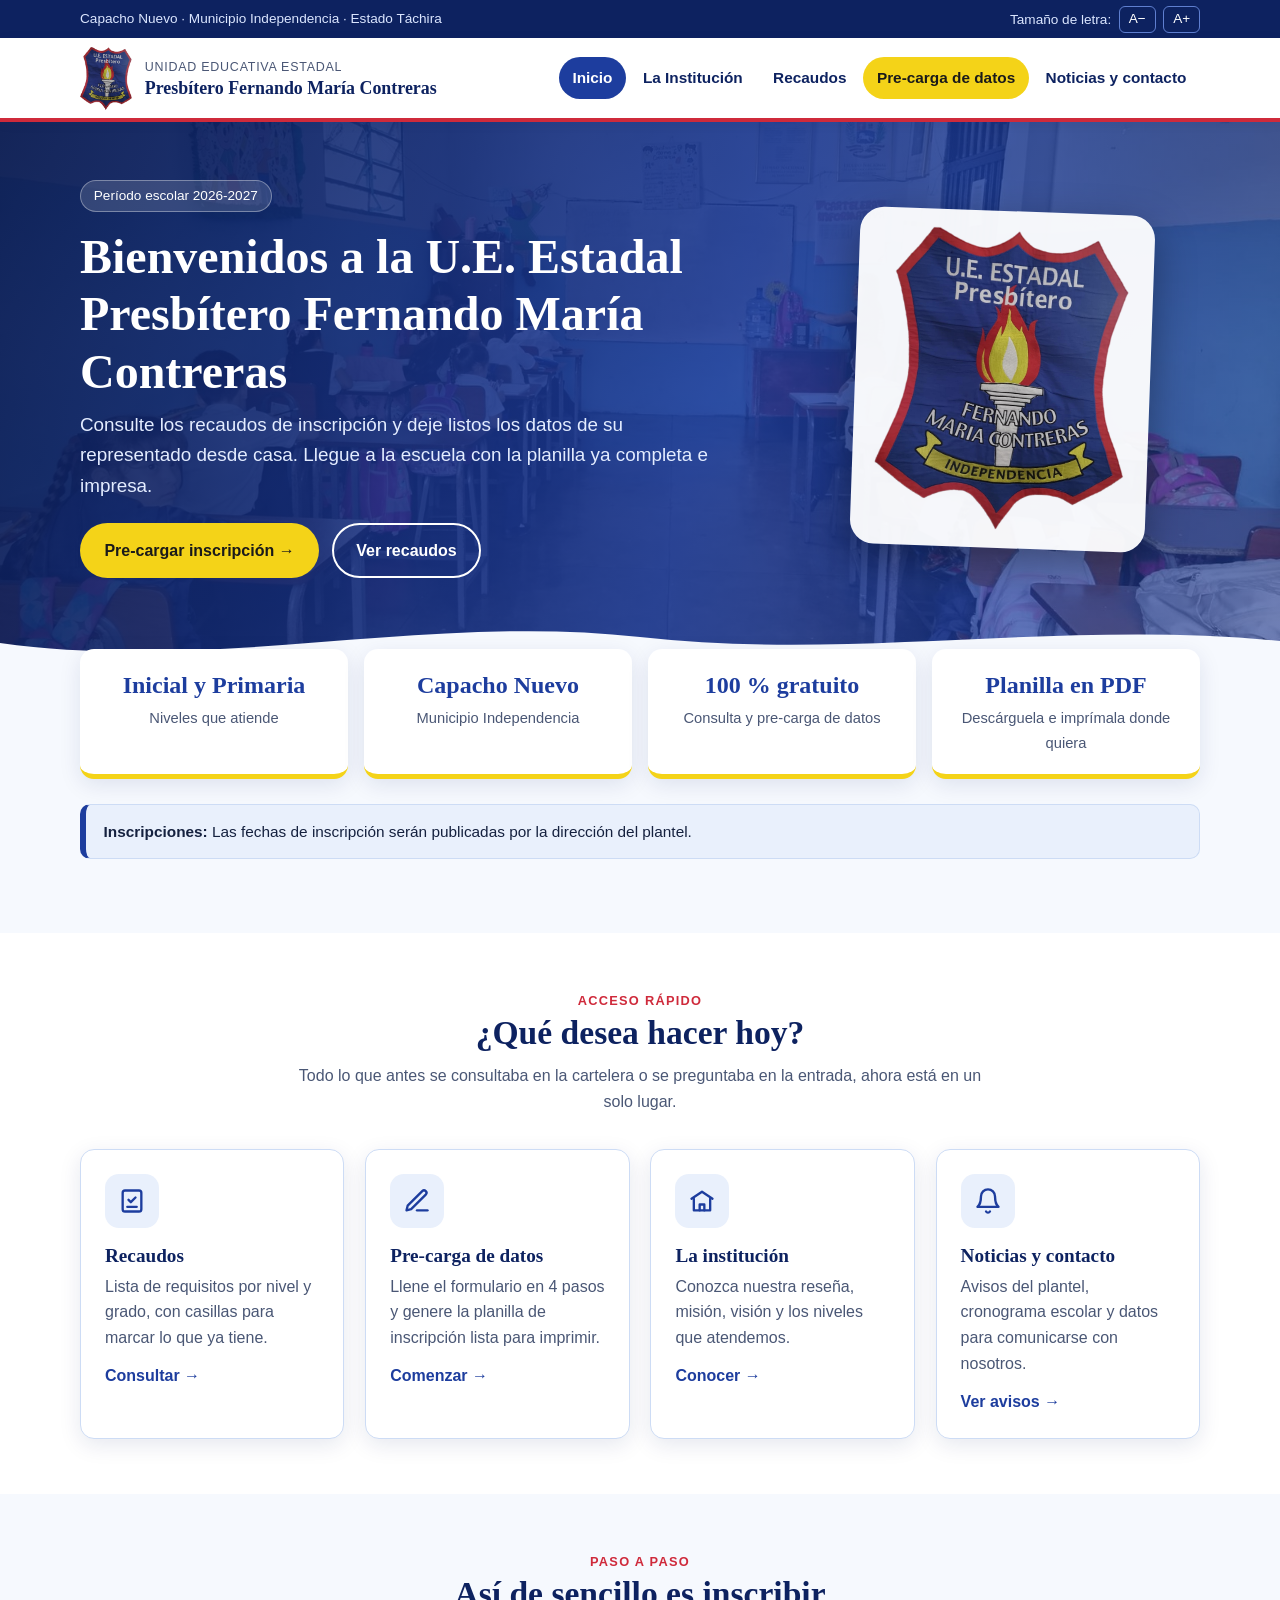
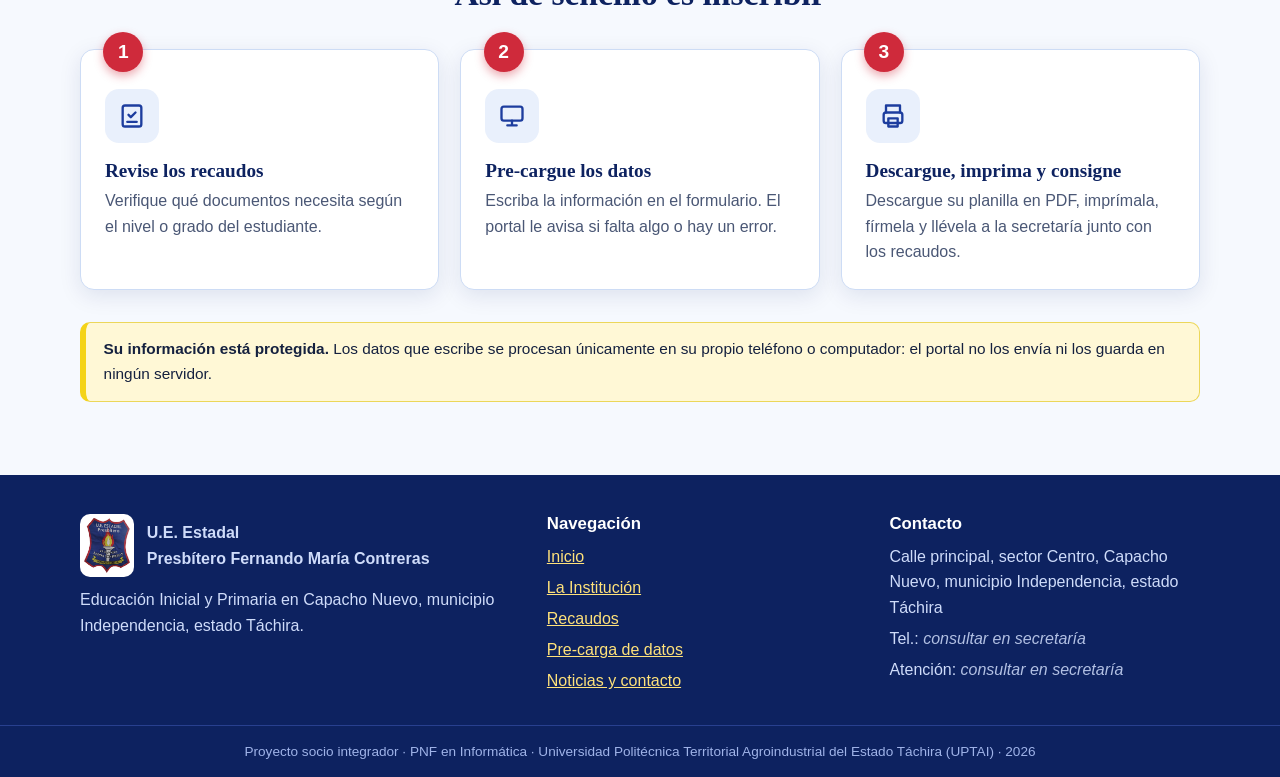
<file: index.html>
<!DOCTYPE html>
<html lang="es">
<head>
<meta charset="utf-8">
<meta name="viewport" content="width=device-width, initial-scale=1">
<title>Inicio · U.E. Estadal Presbítero Fernando María Contreras</title>
<meta name="description" content="Portal informativo de la U.E. Estadal Presbítero Fernando María Contreras, Capacho Nuevo: recaudos de inscripción y pre-carga de datos.">
<link rel="icon" type="image/png" href="img/favicon.png">
<link rel="stylesheet" href="css/estilos.css">
</head>
<body>
<a class="saltar" href="#contenido">Saltar al contenido</a>
<div class="franja no-imprimir"><div class="contenedor">
  <span>Capacho Nuevo · Municipio Independencia · Estado Táchira</span>
  <span class="tam" aria-label="Tamaño de letra">Tamaño de letra:
    <button type="button" id="letraMenos" aria-label="Disminuir letra">A−</button>
    <button type="button" id="letraMas" aria-label="Aumentar letra">A+</button></span>
</div></div>
<header class="cabecera no-imprimir"><div class="contenedor">
  <a class="marca" href="index.html" aria-label="Ir al inicio">
    <img src="img/escudo.png" alt="Escudo de la U.E. Estadal Presbítero Fernando María Contreras">
    <span><span class="t1">Unidad Educativa Estadal</span><span class="t2">Presbítero Fernando María Contreras</span></span>
  </a>
  <button class="menu-btn" id="menuBtn" aria-expanded="false" aria-controls="menuNav">☰ Menú</button>
  <nav class="principal" id="menuNav" aria-label="Principal"><ul><li><a href="index.html" class="activo" aria-current="page">Inicio</a></li><li><a href="institucion.html">La Institución</a></li><li><a href="recaudos.html">Recaudos</a></li><li><a href="precarga.html" class="destacado">Pre-carga de datos</a></li><li><a href="noticias.html">Noticias y contacto</a></li></ul></nav>
</div></header>
<main id="contenido">

<section class="heroe">
  <div class="contenedor">
    <div>
      <span class="etiqueta">Período escolar <span id="periodo"></span></span>
      <h1>Bienvenidos a la U.E. Estadal Presbítero Fernando María Contreras</h1>
      <p class="lead">Consulte los recaudos de inscripción y deje listos los datos de su representado desde casa. Llegue a la escuela con la planilla ya completa e impresa.</p>
      <div class="acciones">
        <a class="btn btn-amarillo" href="precarga.html">Pre-cargar inscripción →</a>
        <a class="btn btn-blanco" href="recaudos.html">Ver recaudos</a>
      </div>
    </div>
    <div class="escudo-wrap"><img src="img/escudo.png" alt="Escudo de la institución: antorcha encendida sobre un escudo azul"></div>
  </div>
  <div class="onda" aria-hidden="true"><svg viewBox="0 0 1440 54" preserveAspectRatio="none"><path d="M0,30 C240,60 480,0 720,24 C960,48 1200,6 1440,28 L1440,54 L0,54 Z" fill="#f6f9fe"/></svg></div>
</section>

<section class="bloque" style="padding-top:1.5rem">
  <div class="contenedor">
    <div class="cifras">
      <div class="cifra"><b>Inicial y Primaria</b><span>Niveles que atiende</span></div>
      <div class="cifra"><b>Capacho Nuevo</b><span>Municipio Independencia</span></div>
      <div class="cifra"><b>100 % gratuito</b><span>Consulta y pre-carga de datos</span></div>
      <div class="cifra"><b>Planilla en PDF</b><span>Descárguela e imprímala donde quiera</span></div>
    </div>
    <div class="aviso azul" style="margin-top:1.6rem"><strong>Inscripciones:</strong> <span id="estadoInscripcion"></span> <span id="notaInscripcion"></span></div>
  </div>
</section>

<section class="bloque blanco">
  <div class="contenedor">
    <div class="titulo-sec">
      <span class="sobre">Acceso rápido</span>
      <h2>¿Qué desea hacer hoy?</h2>
      <p>Todo lo que antes se consultaba en la cartelera o se preguntaba en la entrada, ahora está en un solo lugar.</p>
    </div>
    <div class="rejilla g4">
      <a class="tarjeta" href="recaudos.html"><div class="icono"><svg viewBox="0 0 24 24" fill="none" stroke="currentColor" stroke-width="2" stroke-linecap="round" stroke-linejoin="round"><path d="M9 11l2 2 4-4"/><rect x="4" y="3" width="16" height="18" rx="2"/><path d="M8 17h8"/></svg></div><h3>Recaudos</h3><p>Lista de requisitos por nivel y grado, con casillas para marcar lo que ya tiene.</p><span class="mas">Consultar →</span></a>
      <a class="tarjeta" href="precarga.html"><div class="icono"><svg viewBox="0 0 24 24" fill="none" stroke="currentColor" stroke-width="2" stroke-linecap="round" stroke-linejoin="round"><path d="M12 20h9"/><path d="M16.5 3.5a2.1 2.1 0 013 3L7 19l-4 1 1-4z"/></svg></div><h3>Pre-carga de datos</h3><p>Llene el formulario en 4 pasos y genere la planilla de inscripción lista para imprimir.</p><span class="mas">Comenzar →</span></a>
      <a class="tarjeta" href="institucion.html"><div class="icono"><svg viewBox="0 0 24 24" fill="none" stroke="currentColor" stroke-width="2" stroke-linecap="round" stroke-linejoin="round"><path d="M3 10l9-6 9 6"/><path d="M5 10v10h14V10"/><path d="M10 20v-5h4v5"/></svg></div><h3>La institución</h3><p>Conozca nuestra reseña, misión, visión y los niveles que atendemos.</p><span class="mas">Conocer →</span></a>
      <a class="tarjeta" href="noticias.html"><div class="icono"><svg viewBox="0 0 24 24" fill="none" stroke="currentColor" stroke-width="2" stroke-linecap="round" stroke-linejoin="round"><path d="M18 8a6 6 0 10-12 0c0 7-3 9-3 9h18s-3-2-3-9"/><path d="M13.7 21a2 2 0 01-3.4 0"/></svg></div><h3>Noticias y contacto</h3><p>Avisos del plantel, cronograma escolar y datos para comunicarse con nosotros.</p><span class="mas">Ver avisos →</span></a>
    </div>
  </div>
</section>

<section class="bloque">
  <div class="contenedor">
    <div class="titulo-sec">
      <span class="sobre">Paso a paso</span>
      <h2>Así de sencillo es inscribir</h2>
    </div>
    <div class="rejilla g3 pasos">
      <div class="tarjeta paso-tarjeta"><div class="icono"><svg viewBox="0 0 24 24" fill="none" stroke="currentColor" stroke-width="2" stroke-linecap="round" stroke-linejoin="round"><path d="M9 11l2 2 4-4"/><rect x="4" y="3" width="16" height="18" rx="2"/><path d="M8 17h8"/></svg></div><h3>Revise los recaudos</h3><p>Verifique qué documentos necesita según el nivel o grado del estudiante.</p></div>
      <div class="tarjeta paso-tarjeta"><div class="icono"><svg viewBox="0 0 24 24" fill="none" stroke="currentColor" stroke-width="2" stroke-linecap="round" stroke-linejoin="round"><rect x="3" y="4" width="18" height="12" rx="2"/><path d="M8 20h8M12 16v4"/></svg></div><h3>Pre-cargue los datos</h3><p>Escriba la información en el formulario. El portal le avisa si falta algo o hay un error.</p></div>
      <div class="tarjeta paso-tarjeta"><div class="icono"><svg viewBox="0 0 24 24" fill="none" stroke="currentColor" stroke-width="2" stroke-linecap="round" stroke-linejoin="round"><path d="M6 9V3h12v6"/><rect x="4" y="9" width="16" height="9" rx="2"/><path d="M8 14h8v7H8z"/></svg></div><h3>Descargue, imprima y consigne</h3><p>Descargue su planilla en PDF, imprímala, fírmela y llévela a la secretaría junto con los recaudos.</p></div>
    </div>
    <div class="aviso" style="margin-top:2rem"><strong>Su información está protegida.</strong> Los datos que escribe se procesan únicamente en su propio teléfono o computador: el portal no los envía ni los guarda en ningún servidor.</div>
  </div>
</section>

</main>
<footer class="pie no-imprimir">
  <div class="contenedor">
    <div>
      <div class="logo-pie"><img src="img/escudo.png" alt=""><strong>U.E. Estadal<br>Presbítero Fernando María Contreras</strong></div>
      <p>Educación Inicial y Primaria en Capacho Nuevo, municipio Independencia, estado Táchira.</p>
    </div>
    <div>
      <h3>Navegación</h3>
      <ul><li><a href="index.html">Inicio</a></li><li><a href="institucion.html">La Institución</a></li><li><a href="recaudos.html">Recaudos</a></li><li><a href="precarga.html">Pre-carga de datos</a></li><li><a href="noticias.html">Noticias y contacto</a></li></ul>
    </div>
    <div>
      <h3>Contacto</h3>
      <ul>
        <li><span data-cfg="direccion"></span></li>
        <li>Tel.: <span data-cfg="telefono" data-vacio="consultar en secretaría"></span></li>
        <li>Atención: <span data-cfg="horarioAtencion" data-vacio="consultar en secretaría"></span></li>
      </ul>
    </div>
  </div>
  <div class="final">Proyecto socio integrador · PNF en Informática · Universidad Politécnica Territorial Agroindustrial del Estado Táchira (UPTAI) · <span id="anioPie"></span></div>
</footer>
<script src="js/config.js"></script>
<script src="js/app.js"></script>
</body>
</html>
</file>
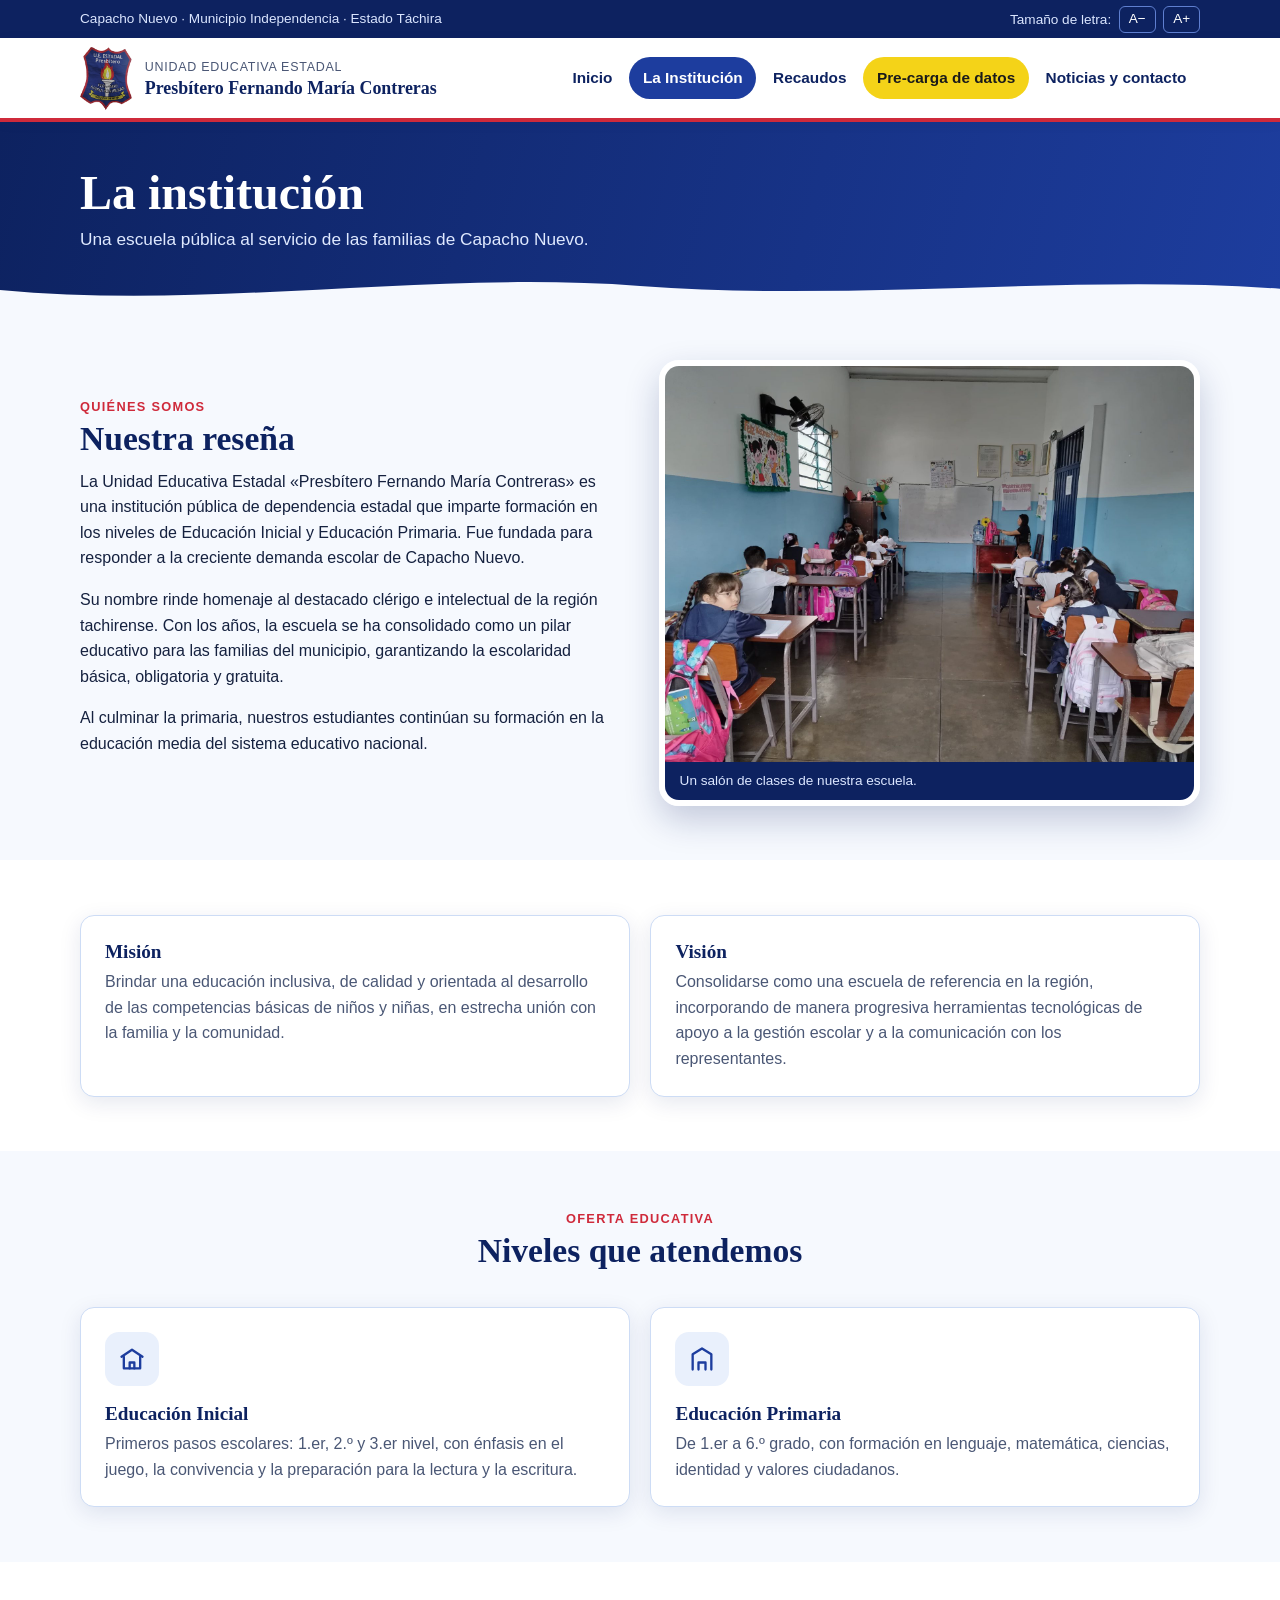
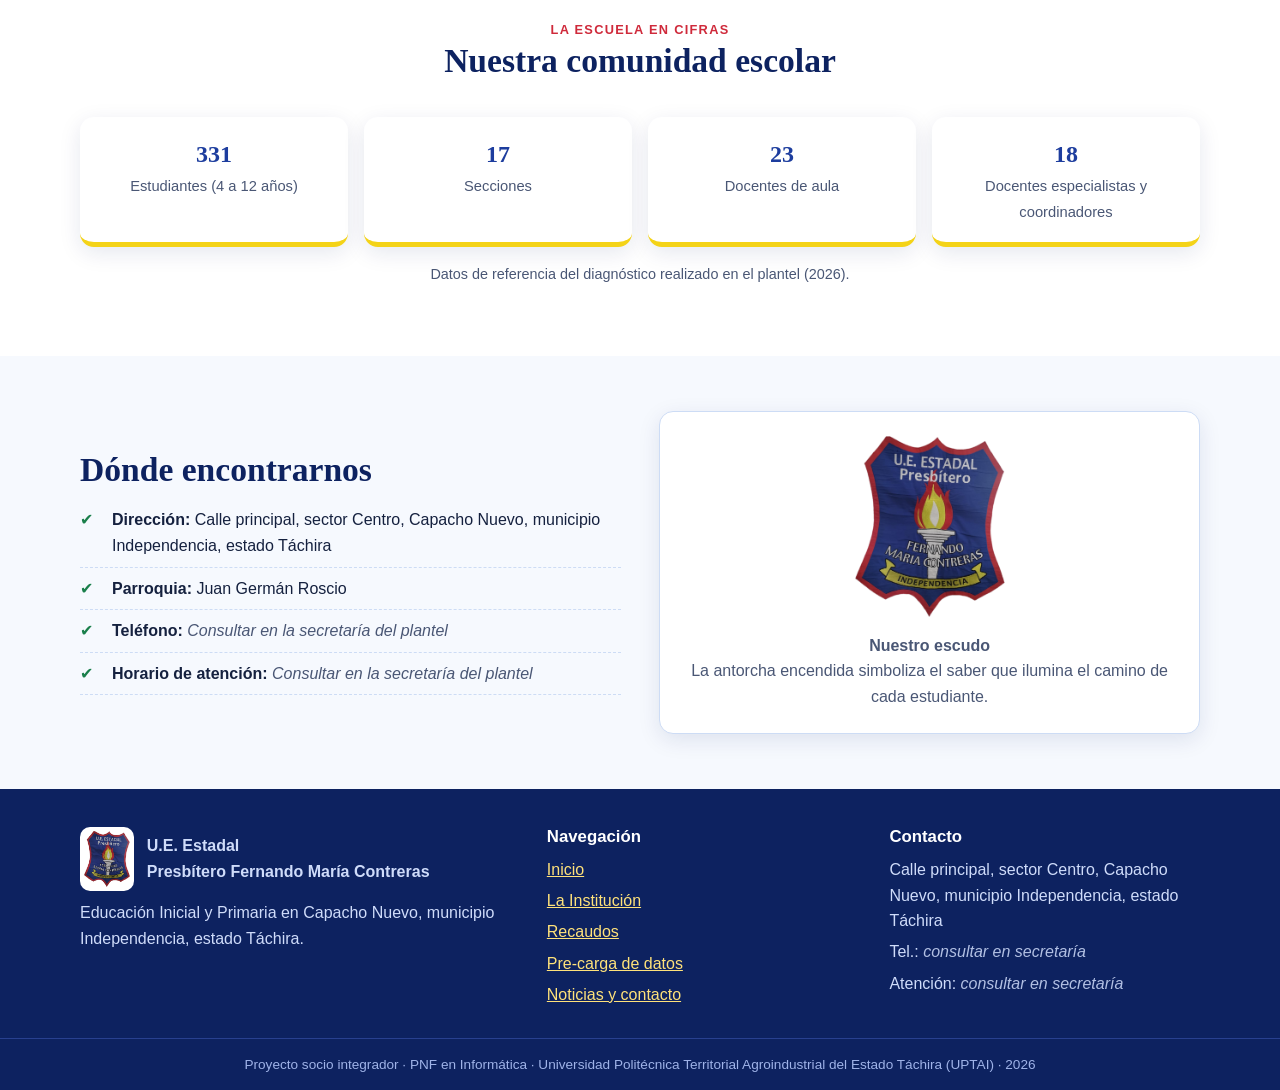
<file: institucion.html>
<!DOCTYPE html>
<html lang="es">
<head>
<meta charset="utf-8">
<meta name="viewport" content="width=device-width, initial-scale=1">
<title>La institución · U.E. Estadal Presbítero Fernando María Contreras</title>
<meta name="description" content="Reseña, misión, visión y niveles de la U.E. Estadal Presbítero Fernando María Contreras.">
<link rel="icon" type="image/png" href="img/favicon.png">
<link rel="stylesheet" href="css/estilos.css">
</head>
<body>
<a class="saltar" href="#contenido">Saltar al contenido</a>
<div class="franja no-imprimir"><div class="contenedor">
  <span>Capacho Nuevo · Municipio Independencia · Estado Táchira</span>
  <span class="tam" aria-label="Tamaño de letra">Tamaño de letra:
    <button type="button" id="letraMenos" aria-label="Disminuir letra">A−</button>
    <button type="button" id="letraMas" aria-label="Aumentar letra">A+</button></span>
</div></div>
<header class="cabecera no-imprimir"><div class="contenedor">
  <a class="marca" href="index.html" aria-label="Ir al inicio">
    <img src="img/escudo.png" alt="Escudo de la U.E. Estadal Presbítero Fernando María Contreras">
    <span><span class="t1">Unidad Educativa Estadal</span><span class="t2">Presbítero Fernando María Contreras</span></span>
  </a>
  <button class="menu-btn" id="menuBtn" aria-expanded="false" aria-controls="menuNav">☰ Menú</button>
  <nav class="principal" id="menuNav" aria-label="Principal"><ul><li><a href="index.html">Inicio</a></li><li><a href="institucion.html" class="activo" aria-current="page">La Institución</a></li><li><a href="recaudos.html">Recaudos</a></li><li><a href="precarga.html" class="destacado">Pre-carga de datos</a></li><li><a href="noticias.html">Noticias y contacto</a></li></ul></nav>
</div></header>
<main id="contenido">
<section class="heroe-int no-imprimir"><div class="contenedor"><h1>La institución</h1><p>Una escuela pública al servicio de las familias de Capacho Nuevo.</p></div><div class="onda" aria-hidden="true"><svg viewBox="0 0 1440 54" preserveAspectRatio="none"><path d="M0,30 C240,60 480,0 720,24 C960,48 1200,6 1440,28 L1440,54 L0,54 Z" fill="#f6f9fe"/></svg></div></section>
<section class="bloque">
  <div class="contenedor dos-col">
    <div>
      <span class="titulo-sec" style="margin:0;text-align:left"><span class="sobre" style="color:var(--rojo);font-weight:700;letter-spacing:.1em;text-transform:uppercase;font-size:.8rem">Quiénes somos</span></span>
      <h2>Nuestra reseña</h2>
      <p>La Unidad Educativa Estadal «Presbítero Fernando María Contreras» es una institución pública de dependencia estadal que imparte formación en los niveles de Educación Inicial y Educación Primaria. Fue fundada para responder a la creciente demanda escolar de Capacho Nuevo.</p>
      <p>Su nombre rinde homenaje al destacado clérigo e intelectual de la región tachirense. Con los años, la escuela se ha consolidado como un pilar educativo para las familias del municipio, garantizando la escolaridad básica, obligatoria y gratuita.</p>
      <p>Al culminar la primaria, nuestros estudiantes continúan su formación en la educación media del sistema educativo nacional.</p>
    </div>
    <figure class="foto">
      <img src="img/salon.jpg" alt="Salón de clases de la escuela con estudiantes trabajando en sus pupitres" loading="lazy">
      <figcaption>Un salón de clases de nuestra escuela.</figcaption>
    </figure>
  </div>
</section>

<section class="bloque blanco">
  <div class="contenedor">
    <div class="rejilla g2">
      <div class="tarjeta"><h3>Misión</h3><p>Brindar una educación inclusiva, de calidad y orientada al desarrollo de las competencias básicas de niños y niñas, en estrecha unión con la familia y la comunidad.</p></div>
      <div class="tarjeta"><h3>Visión</h3><p>Consolidarse como una escuela de referencia en la región, incorporando de manera progresiva herramientas tecnológicas de apoyo a la gestión escolar y a la comunicación con los representantes.</p></div>
    </div>
  </div>
</section>

<section class="bloque">
  <div class="contenedor">
    <div class="titulo-sec"><span class="sobre">Oferta educativa</span><h2>Niveles que atendemos</h2></div>
    <div class="rejilla g2">
      <div class="tarjeta"><div class="icono"><svg viewBox="0 0 24 24" fill="none" stroke="currentColor" stroke-width="2" stroke-linecap="round" stroke-linejoin="round"><path d="M3 10l9-6 9 6"/><path d="M5 10v10h14V10"/><path d="M10 20v-5h4v5"/></svg></div><h3>Educación Inicial</h3><p>Primeros pasos escolares: 1.er, 2.º y 3.er nivel, con énfasis en el juego, la convivencia y la preparación para la lectura y la escritura.</p></div>
      <div class="tarjeta"><div class="icono"><svg viewBox="0 0 24 24" fill="none" stroke="currentColor" stroke-width="2" stroke-linecap="round" stroke-linejoin="round"><path d="M4 21V8l8-5 8 5v13"/><path d="M9 21v-6h6v6"/></svg></div><h3>Educación Primaria</h3><p>De 1.er a 6.º grado, con formación en lenguaje, matemática, ciencias, identidad y valores ciudadanos.</p></div>
    </div>
  </div>
</section>

<section class="bloque blanco">
  <div class="contenedor">
    <div class="titulo-sec"><span class="sobre">La escuela en cifras</span><h2>Nuestra comunidad escolar</h2></div>
    <div class="cifras" style="margin-top:1.5rem">
      <div class="cifra"><b>331</b><span>Estudiantes (4 a 12 años)</span></div>
      <div class="cifra"><b>17</b><span>Secciones</span></div>
      <div class="cifra"><b>23</b><span>Docentes de aula</span></div>
      <div class="cifra"><b>18</b><span>Docentes especialistas y coordinadores</span></div>
    </div>
    <p style="text-align:center;color:var(--texto-suave);font-size:.9rem;margin-top:1rem">Datos de referencia del diagnóstico realizado en el plantel (2026).</p>
  </div>
</section>

<section class="bloque">
  <div class="contenedor dos-col">
    <div>
      <h2>Dónde encontrarnos</h2>
      <ul class="lista-chulo">
        <li><strong>Dirección:</strong> <span data-cfg="direccion"></span></li>
        <li><strong>Parroquia:</strong> Juan Germán Roscio</li>
        <li><strong>Teléfono:</strong> <span data-cfg="telefono" data-vacio="Consultar en la secretaría del plantel"></span></li>
        <li><strong>Horario de atención:</strong> <span data-cfg="horarioAtencion" data-vacio="Consultar en la secretaría del plantel"></span></li>
      </ul>
    </div>
    <div class="tarjeta" style="text-align:center">
      <img src="img/escudo.png" alt="Escudo de la institución" style="width:150px;margin:0 auto 1rem">
      <p><strong>Nuestro escudo</strong><br>La antorcha encendida simboliza el saber que ilumina el camino de cada estudiante.</p>
    </div>
  </div>
</section>

</main>
<footer class="pie no-imprimir">
  <div class="contenedor">
    <div>
      <div class="logo-pie"><img src="img/escudo.png" alt=""><strong>U.E. Estadal<br>Presbítero Fernando María Contreras</strong></div>
      <p>Educación Inicial y Primaria en Capacho Nuevo, municipio Independencia, estado Táchira.</p>
    </div>
    <div>
      <h3>Navegación</h3>
      <ul><li><a href="index.html">Inicio</a></li><li><a href="institucion.html">La Institución</a></li><li><a href="recaudos.html">Recaudos</a></li><li><a href="precarga.html">Pre-carga de datos</a></li><li><a href="noticias.html">Noticias y contacto</a></li></ul>
    </div>
    <div>
      <h3>Contacto</h3>
      <ul>
        <li><span data-cfg="direccion"></span></li>
        <li>Tel.: <span data-cfg="telefono" data-vacio="consultar en secretaría"></span></li>
        <li>Atención: <span data-cfg="horarioAtencion" data-vacio="consultar en secretaría"></span></li>
      </ul>
    </div>
  </div>
  <div class="final">Proyecto socio integrador · PNF en Informática · Universidad Politécnica Territorial Agroindustrial del Estado Táchira (UPTAI) · <span id="anioPie"></span></div>
</footer>
<script src="js/config.js"></script>
<script src="js/app.js"></script>
</body>
</html>
</file>
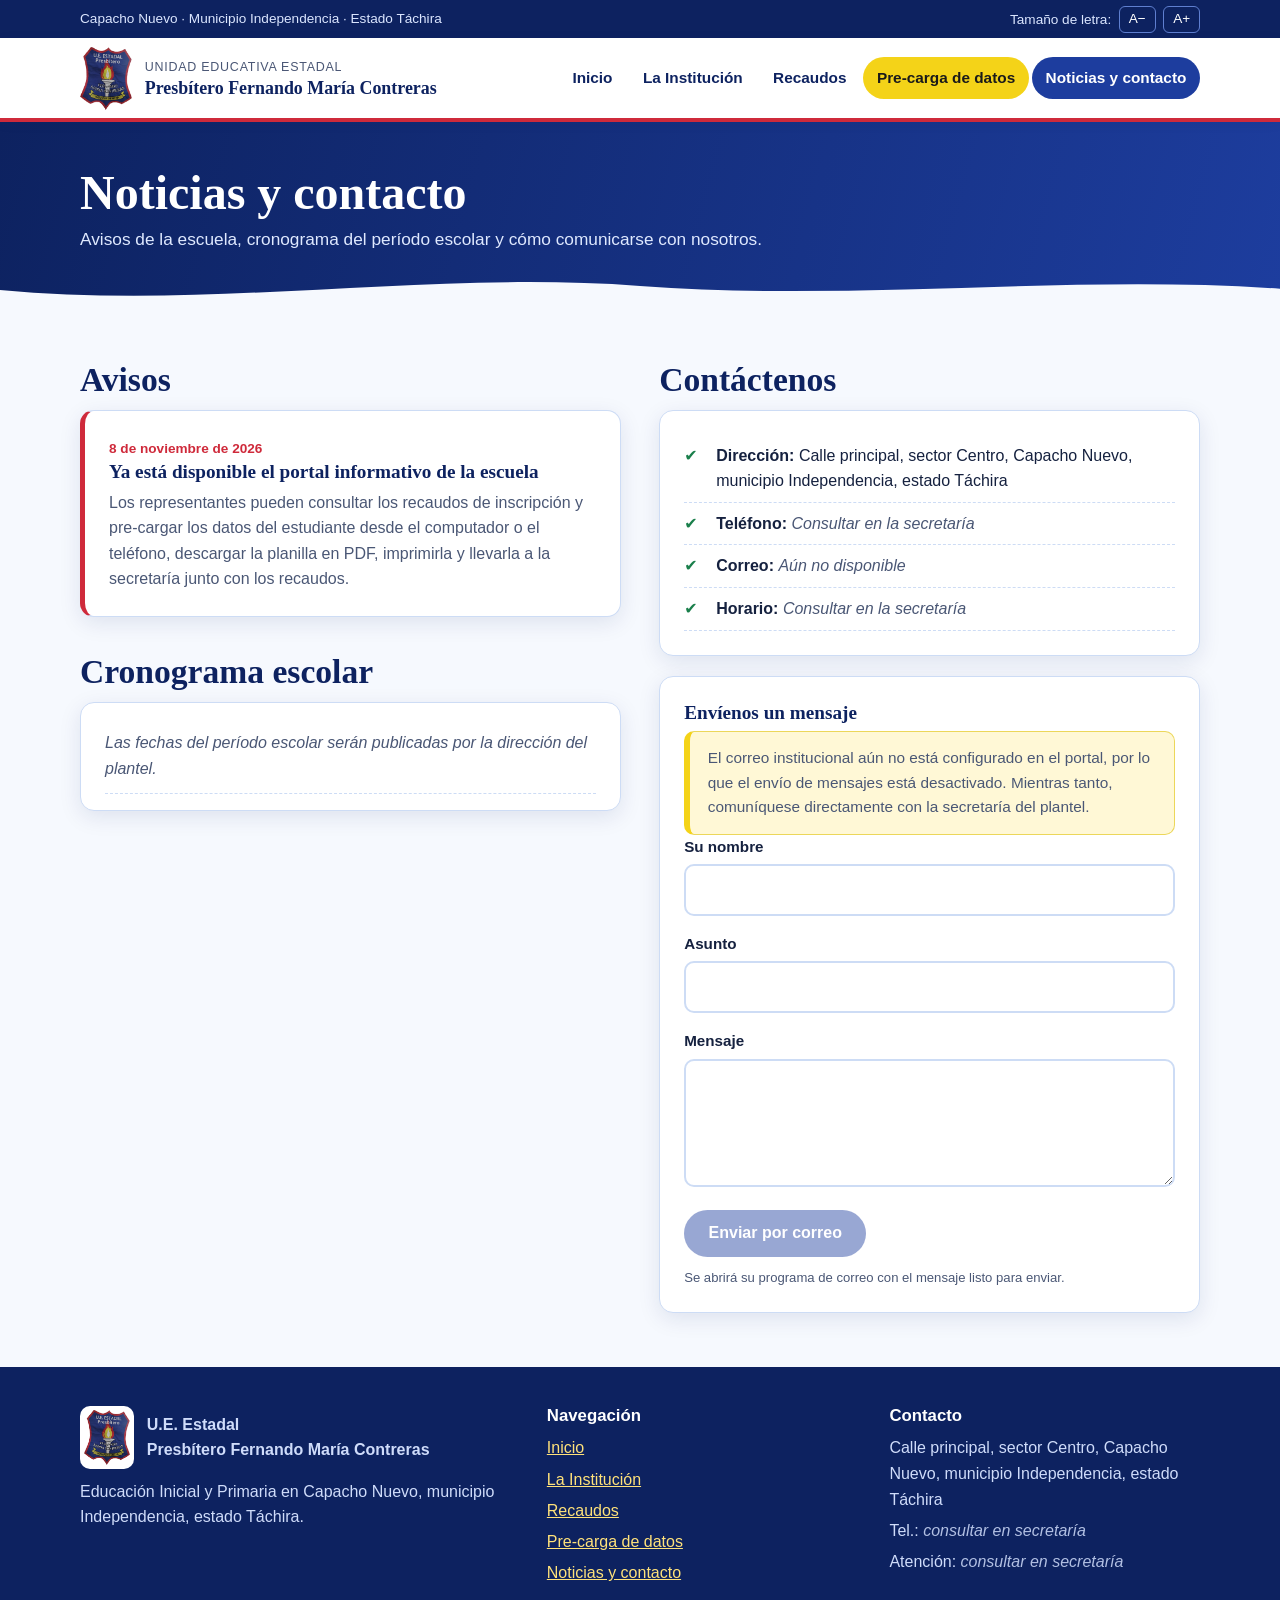
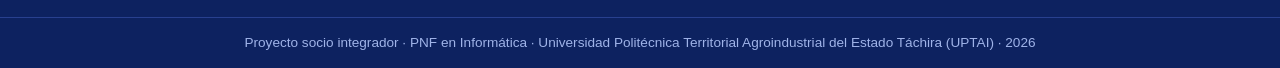
<file: noticias.html>
<!DOCTYPE html>
<html lang="es">
<head>
<meta charset="utf-8">
<meta name="viewport" content="width=device-width, initial-scale=1">
<title>Noticias y contacto · U.E. Estadal Presbítero Fernando María Contreras</title>
<meta name="description" content="Avisos, cronograma escolar y contacto de la institución.">
<link rel="icon" type="image/png" href="img/favicon.png">
<link rel="stylesheet" href="css/estilos.css">
</head>
<body>
<a class="saltar" href="#contenido">Saltar al contenido</a>
<div class="franja no-imprimir"><div class="contenedor">
  <span>Capacho Nuevo · Municipio Independencia · Estado Táchira</span>
  <span class="tam" aria-label="Tamaño de letra">Tamaño de letra:
    <button type="button" id="letraMenos" aria-label="Disminuir letra">A−</button>
    <button type="button" id="letraMas" aria-label="Aumentar letra">A+</button></span>
</div></div>
<header class="cabecera no-imprimir"><div class="contenedor">
  <a class="marca" href="index.html" aria-label="Ir al inicio">
    <img src="img/escudo.png" alt="Escudo de la U.E. Estadal Presbítero Fernando María Contreras">
    <span><span class="t1">Unidad Educativa Estadal</span><span class="t2">Presbítero Fernando María Contreras</span></span>
  </a>
  <button class="menu-btn" id="menuBtn" aria-expanded="false" aria-controls="menuNav">☰ Menú</button>
  <nav class="principal" id="menuNav" aria-label="Principal"><ul><li><a href="index.html">Inicio</a></li><li><a href="institucion.html">La Institución</a></li><li><a href="recaudos.html">Recaudos</a></li><li><a href="precarga.html" class="destacado">Pre-carga de datos</a></li><li><a href="noticias.html" class="activo" aria-current="page">Noticias y contacto</a></li></ul></nav>
</div></header>
<main id="contenido">
<section class="heroe-int no-imprimir"><div class="contenedor"><h1>Noticias y contacto</h1><p>Avisos de la escuela, cronograma del período escolar y cómo comunicarse con nosotros.</p></div><div class="onda" aria-hidden="true"><svg viewBox="0 0 1440 54" preserveAspectRatio="none"><path d="M0,30 C240,60 480,0 720,24 C960,48 1200,6 1440,28 L1440,54 L0,54 Z" fill="#f6f9fe"/></svg></div></section>
<section class="bloque">
  <div class="contenedor dos-col" style="align-items:start">
    <div>
      <h2>Avisos</h2>
      <div class="rejilla" id="listaNoticias"></div>
      <h2 style="margin-top:2.2rem">Cronograma escolar</h2>
      <ul class="cron tarjeta" id="listaCronograma" style="padding:1rem 1.5rem"></ul>
    </div>
    <div>
      <h2>Contáctenos</h2>
      <div class="tarjeta" style="margin-bottom:1.3rem">
        <ul class="lista-chulo">
          <li><strong>Dirección:</strong> <span data-cfg="direccion"></span></li>
          <li><strong>Teléfono:</strong> <span data-cfg="telefono" data-vacio="Consultar en la secretaría"></span></li>
          <li><strong>Correo:</strong> <span data-cfg="correo" data-vacio="Aún no disponible"></span></li>
          <li><strong>Horario:</strong> <span data-cfg="horarioAtencion" data-vacio="Consultar en la secretaría"></span></li>
        </ul>
      </div>
      <form class="tarjeta" id="formContacto">
        <h3>Envíenos un mensaje</h3>
        <p class="aviso" id="avisoCorreo" hidden></p>
        <div class="campos" style="grid-template-columns:1fr">
          <div class="campo"><label for="cNombre">Su nombre</label><input id="cNombre" required></div>
          <div class="campo"><label for="cAsunto">Asunto</label><input id="cAsunto" required></div>
          <div class="campo"><label for="cMensaje">Mensaje</label><textarea id="cMensaje" rows="4" required></textarea></div>
        </div>
        <div class="acciones"><button class="btn btn-azul" type="submit">Enviar por correo</button></div>
        <p class="ayuda" style="font-size:.82rem;color:var(--texto-suave);margin-top:.6rem">Se abrirá su programa de correo con el mensaje listo para enviar.</p>
      </form>
    </div>
  </div>
</section>

</main>
<footer class="pie no-imprimir">
  <div class="contenedor">
    <div>
      <div class="logo-pie"><img src="img/escudo.png" alt=""><strong>U.E. Estadal<br>Presbítero Fernando María Contreras</strong></div>
      <p>Educación Inicial y Primaria en Capacho Nuevo, municipio Independencia, estado Táchira.</p>
    </div>
    <div>
      <h3>Navegación</h3>
      <ul><li><a href="index.html">Inicio</a></li><li><a href="institucion.html">La Institución</a></li><li><a href="recaudos.html">Recaudos</a></li><li><a href="precarga.html">Pre-carga de datos</a></li><li><a href="noticias.html">Noticias y contacto</a></li></ul>
    </div>
    <div>
      <h3>Contacto</h3>
      <ul>
        <li><span data-cfg="direccion"></span></li>
        <li>Tel.: <span data-cfg="telefono" data-vacio="consultar en secretaría"></span></li>
        <li>Atención: <span data-cfg="horarioAtencion" data-vacio="consultar en secretaría"></span></li>
      </ul>
    </div>
  </div>
  <div class="final">Proyecto socio integrador · PNF en Informática · Universidad Politécnica Territorial Agroindustrial del Estado Táchira (UPTAI) · <span id="anioPie"></span></div>
</footer>
<script src="js/config.js"></script>
<script src="js/app.js"></script>
</body>
</html>
</file>
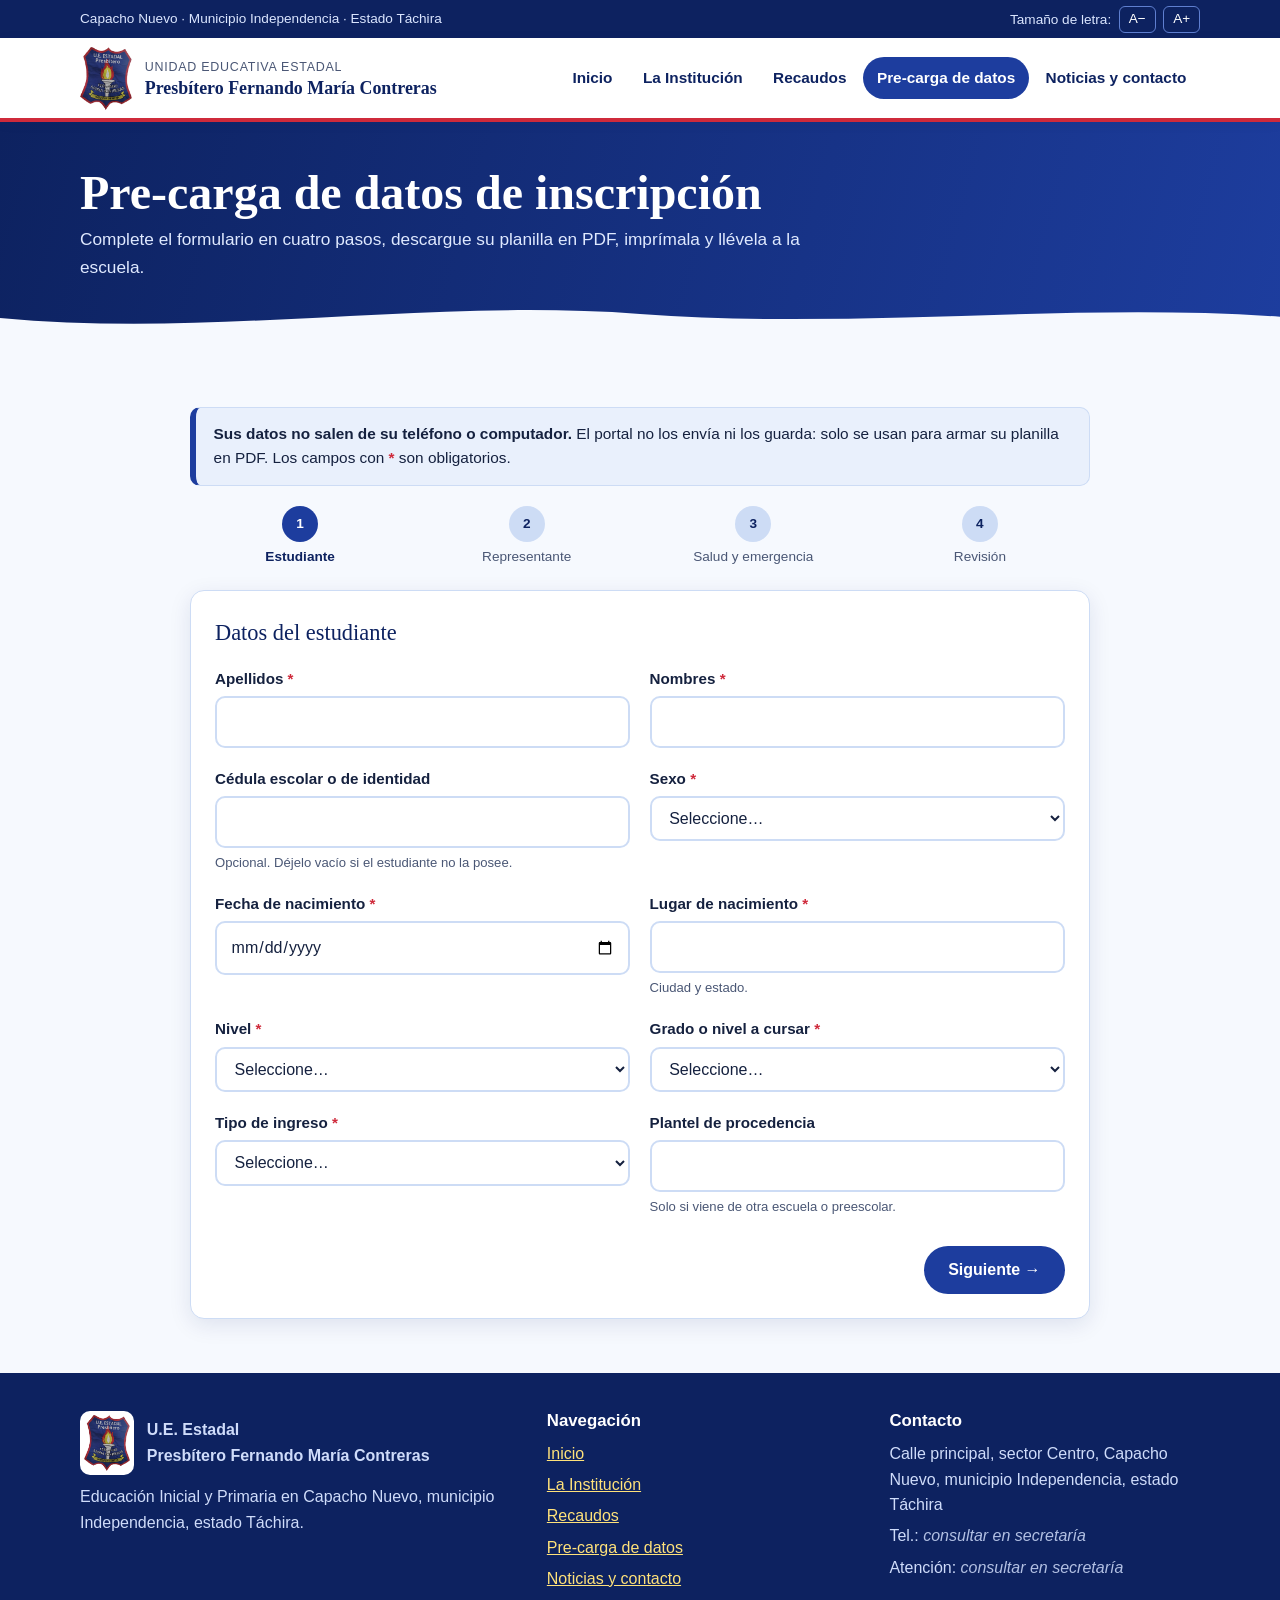
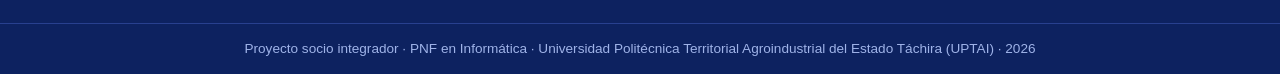
<file: precarga.html>
<!DOCTYPE html>
<html lang="es">
<head>
<meta charset="utf-8">
<meta name="viewport" content="width=device-width, initial-scale=1">
<title>Pre-carga de datos · U.E. Estadal Presbítero Fernando María Contreras</title>
<meta name="description" content="Formulario para pre-cargar los datos de inscripción y generar la planilla imprimible.">
<link rel="icon" type="image/png" href="img/favicon.png">
<link rel="stylesheet" href="css/estilos.css">
</head>
<body>
<a class="saltar" href="#contenido">Saltar al contenido</a>
<div class="franja no-imprimir"><div class="contenedor">
  <span>Capacho Nuevo · Municipio Independencia · Estado Táchira</span>
  <span class="tam" aria-label="Tamaño de letra">Tamaño de letra:
    <button type="button" id="letraMenos" aria-label="Disminuir letra">A−</button>
    <button type="button" id="letraMas" aria-label="Aumentar letra">A+</button></span>
</div></div>
<header class="cabecera no-imprimir"><div class="contenedor">
  <a class="marca" href="index.html" aria-label="Ir al inicio">
    <img src="img/escudo.png" alt="Escudo de la U.E. Estadal Presbítero Fernando María Contreras">
    <span><span class="t1">Unidad Educativa Estadal</span><span class="t2">Presbítero Fernando María Contreras</span></span>
  </a>
  <button class="menu-btn" id="menuBtn" aria-expanded="false" aria-controls="menuNav">☰ Menú</button>
  <nav class="principal" id="menuNav" aria-label="Principal"><ul><li><a href="index.html">Inicio</a></li><li><a href="institucion.html">La Institución</a></li><li><a href="recaudos.html">Recaudos</a></li><li><a href="precarga.html" class="activo destacado" aria-current="page">Pre-carga de datos</a></li><li><a href="noticias.html">Noticias y contacto</a></li></ul></nav>
</div></header>
<main id="contenido">
<section class="heroe-int no-imprimir"><div class="contenedor"><h1>Pre-carga de datos de inscripción</h1><p>Complete el formulario en cuatro pasos, descargue su planilla en PDF, imprímala y llévela a la escuela.</p></div><div class="onda" aria-hidden="true"><svg viewBox="0 0 1440 54" preserveAspectRatio="none"><path d="M0,30 C240,60 480,0 720,24 C960,48 1200,6 1440,28 L1440,54 L0,54 Z" fill="#f6f9fe"/></svg></div></section>
<section class="bloque">
  <div class="contenedor" style="max-width:900px">
    <div class="sin-imprimir-planilla" id="formCaja">
      <div class="aviso azul no-imprimir"><strong>Sus datos no salen de su teléfono o computador.</strong> El portal no los envía ni los guarda: solo se usan para armar su planilla en PDF. Los campos con <span style="color:var(--rojo);font-weight:700">*</span> son obligatorios.</div>
      <ol class="indicador" id="indicador">
        <li class="activo">Estudiante</li><li>Representante</li><li>Salud y emergencia</li><li>Revisión</li>
      </ol>
      <form id="formPrecarga" class="tarjeta" novalidate autocomplete="off">

        <fieldset class="paso">
          <legend>Datos del estudiante</legend>
          <div class="campos">
            <div class="campo"><label for="estApellidos">Apellidos <span class="req" aria-hidden="true">*</span></label><input id="estApellidos" name="estApellidos" type="text" required data-tipo='nombre'><span class="error" role="alert"></span></div>
            <div class="campo"><label for="estNombres">Nombres <span class="req" aria-hidden="true">*</span></label><input id="estNombres" name="estNombres" type="text" required data-tipo='nombre'><span class="error" role="alert"></span></div>
            <div class="campo"><label for="estCedulaEscolar">Cédula escolar o de identidad</label><input id="estCedulaEscolar" name="estCedulaEscolar" type="text" data-tipo='cedulaEscolar'><span class="ayuda">Opcional. Déjelo vacío si el estudiante no la posee.</span><span class="error" role="alert"></span></div>
            <div class="campo"><label for="estSexo">Sexo <span class="req" aria-hidden="true">*</span></label><select id="estSexo" name="estSexo" required><option value="">Seleccione…</option><option>Femenino</option><option>Masculino</option></select><span class="error" role="alert"></span></div>
            <div class="campo"><label for="estFechaNac">Fecha de nacimiento <span class="req" aria-hidden="true">*</span></label><input id="estFechaNac" name="estFechaNac" type="date" required data-tipo='fechaNac'><span class="error" role="alert"></span></div>
            <div class="campo"><label for="estLugarNac">Lugar de nacimiento <span class="req" aria-hidden="true">*</span></label><input id="estLugarNac" name="estLugarNac" type="text" required data-tipo='nombre'><span class="ayuda">Ciudad y estado.</span><span class="error" role="alert"></span></div>
            <div class="campo"><label for="estNivel">Nivel <span class="req" aria-hidden="true">*</span></label><select id="estNivel" name="estNivel" required><option value="">Seleccione…</option></select><span class="error" role="alert"></span></div>
            <div class="campo"><label for="estGrado">Grado o nivel a cursar <span class="req" aria-hidden="true">*</span></label><select id="estGrado" name="estGrado" required></select><span class="error" role="alert"></span></div>
            <div class="campo"><label for="estIngreso">Tipo de ingreso <span class="req" aria-hidden="true">*</span></label><select id="estIngreso" name="estIngreso" required><option value="">Seleccione…</option><option>Nuevo ingreso</option><option>Prosecución (ya es estudiante de la escuela)</option></select><span class="error" role="alert"></span></div>
            <div class="campo"><label for="estProcedencia">Plantel de procedencia</label><input id="estProcedencia" name="estProcedencia" type="text" ><span class="ayuda">Solo si viene de otra escuela o preescolar.</span><span class="error" role="alert"></span></div>
          </div>
          <div class="nav-pasos"><span></span><button class="btn btn-azul" type="button" data-sig>Siguiente →</button></div>
        </fieldset>

        <fieldset class="paso">
          <legend>Datos del representante</legend>
          <div class="campos">
            <div class="campo"><label for="repApellidos">Apellidos <span class="req" aria-hidden="true">*</span></label><input id="repApellidos" name="repApellidos" type="text" required data-tipo='nombre'><span class="error" role="alert"></span></div>
            <div class="campo"><label for="repNombres">Nombres <span class="req" aria-hidden="true">*</span></label><input id="repNombres" name="repNombres" type="text" required data-tipo='nombre'><span class="error" role="alert"></span></div>
            <div class="campo"><label for="repCedula">Cédula de identidad <span class="req" aria-hidden="true">*</span></label><input id="repCedula" name="repCedula" type="text" required data-tipo='cedula' inputmode='numeric'><span class="ayuda">Solo números, sin puntos.</span><span class="error" role="alert"></span></div>
            <div class="campo"><label for="repParentesco">Parentesco con el estudiante <span class="req" aria-hidden="true">*</span></label><select id="repParentesco" name="repParentesco" required><option value="">Seleccione…</option><option>Madre</option><option>Padre</option><option>Abuelo(a)</option><option>Tío(a)</option><option>Hermano(a) mayor</option><option>Otro familiar</option><option>Tutor(a) legal</option></select><span class="error" role="alert"></span></div>
            <div class="campo"><label for="repTelefono">Teléfono <span class="req" aria-hidden="true">*</span></label><input id="repTelefono" name="repTelefono" type="tel" required data-tipo='telefono' inputmode='tel'><span class="ayuda">Ej.: 0414-1234567</span><span class="error" role="alert"></span></div>
            <div class="campo"><label for="repCorreo">Correo electrónico</label><input id="repCorreo" name="repCorreo" type="email" ><span class="ayuda">Opcional.</span><span class="error" role="alert"></span></div>
            <div class="campo"><label for="repOcupacion">Ocupación</label><input id="repOcupacion" name="repOcupacion" type="text" ><span class="error" role="alert"></span></div>
            <div class="campo ancho"><label for="repDireccion">Dirección de habitación <span class="req" aria-hidden="true">*</span></label><textarea id="repDireccion" name="repDireccion" rows="2" required></textarea><span class="error" role="alert"></span></div>
          </div>
          <div class="nav-pasos"><button class="btn btn-borde" type="button" data-ant>← Anterior</button><button class="btn btn-azul" type="button" data-sig>Siguiente →</button></div>
        </fieldset>

        <fieldset class="paso">
          <legend>Salud y contacto de emergencia</legend>
          <div class="campos">
            <div class="campo"><label for="estAlergias">Alergias</label><input id="estAlergias" name="estAlergias" type="text" ><span class="ayuda">Escriba «Ninguna» si no tiene.</span><span class="error" role="alert"></span></div>
            <div class="campo"><label for="estCondicion">Condición médica relevante</label><input id="estCondicion" name="estCondicion" type="text" ><span class="ayuda">Ej.: asma, uso de lentes, etc.</span><span class="error" role="alert"></span></div>
            <div class="campo"><label for="emerNombre">Persona de contacto en emergencias <span class="req" aria-hidden="true">*</span></label><input id="emerNombre" name="emerNombre" type="text" required data-tipo='nombre'><span class="error" role="alert"></span></div>
            <div class="campo"><label for="emerParentesco">Parentesco <span class="req" aria-hidden="true">*</span></label><select id="emerParentesco" name="emerParentesco" required><option value="">Seleccione…</option><option>Madre</option><option>Padre</option><option>Abuelo(a)</option><option>Tío(a)</option><option>Hermano(a) mayor</option><option>Otro familiar</option><option>Tutor(a) legal</option><option>Vecino(a) o amigo(a)</option></select><span class="error" role="alert"></span></div>
            <div class="campo"><label for="emerTelefono">Teléfono de emergencia <span class="req" aria-hidden="true">*</span></label><input id="emerTelefono" name="emerTelefono" type="tel" required data-tipo='telefono' inputmode='tel'><span class="error" role="alert"></span></div>
          </div>
          <div class="nav-pasos"><button class="btn btn-borde" type="button" data-ant>← Anterior</button><button class="btn btn-azul" type="button" data-sig>Siguiente →</button></div>
        </fieldset>

        <fieldset class="paso">
          <legend>Revise sus datos</legend>
          <p>Compruebe que todo esté correcto. Si algo no es así, use «Anterior» para corregirlo.</p>
          <div class="resumen" id="resumen"></div>
          <div class="campo" style="margin-top:1rem">
            <label style="display:flex;gap:.6rem;align-items:flex-start;font-weight:600"><input type="checkbox" id="aceptaDatos" required style="width:22px;height:22px;flex:none;accent-color:var(--azul)"> Declaro que los datos indicados son verdaderos.</label>
            <span class="error" role="alert"></span>
          </div>
          <div class="nav-pasos"><button class="btn btn-borde" type="button" data-ant>← Anterior</button><button class="btn btn-rojo" type="submit">Generar planilla ✔</button></div>
        </fieldset>
      </form>
      <p class="no-imprimir" id="cajaEjemplo" hidden style="text-align:center;margin-top:1rem"><button type="button" id="btnEjemplo" class="btn btn-borde" style="font-size:.85rem;padding:.4rem .9rem">Rellenar con datos de ejemplo (demostración)</button></p>
    </div>
    
<div id="planillaWrap">
  <div class="acciones no-imprimir" style="margin:0 auto 1.2rem;max-width:820px">
    <button class="btn btn-rojo" type="button" id="btnPDF">⬇ Descargar planilla en PDF</button>
    <button class="btn btn-azul" type="button" id="btnImprimir">🖨 Imprimir ahora</button>
    <button class="btn btn-borde" type="button" id="btnCorregir">✎ Corregir datos</button>
    <button class="btn btn-borde" type="button" id="btnNueva">+ Otra planilla</button>
  </div>
  <div class="aviso azul no-imprimir" style="max-width:820px;margin:0 auto 1.2rem"><strong>¿Qué sigue?</strong>
  <ol style="margin:.4rem 0 0;padding-left:1.3rem"><li>Pulse <strong>«Descargar planilla en PDF»</strong>. El archivo se guarda en su teléfono o computador.</li><li>Imprímalo (en su casa, en un café internet o en cualquier papelería).</li><li>Fírmelo y llévelo a la secretaría de la escuela junto con los recaudos.</li></ol>
  <span id="msgPDF" role="status" style="display:block;margin-top:.5rem;font-weight:700;color:var(--ok)"></span></div>
  <article class="planilla" id="planilla">
    <header>
      <img src="img/escudo.png" alt="">
      <div class="enc">República Bolivariana de Venezuela<br>Ministerio del Poder Popular para la Educación<br>Zona Educativa del Estado Táchira<br><strong>U.E. Estadal Presbítero Fernando María Contreras</strong><br>Capacho Nuevo · Municipio Independencia · Estado Táchira</div>
    </header>
    <h2 class="tit">Planilla de pre-inscripción</h2>
    <p class="sub">Período escolar <span data-f="periodo"></span></p>
    <p class="folio">N.º <strong data-f="folio"></strong> · Emitida el <span data-f="fechaEmision"></span></p>

    <div class="sec">1. Datos del estudiante</div>
    <table>
      <tr><th>Apellidos</th><td><span data-f="estApellidos"></span></td><th>Nombres</th><td><span data-f="estNombres"></span></td></tr>
      <tr><th>Cédula escolar / identidad</th><td><span data-f="estCedulaEscolar"></span></td><th>Sexo</th><td><span data-f="estSexo"></span></td></tr>
      <tr><th>Fecha de nacimiento</th><td><span data-f="estFechaNac"></span></td><th>Lugar de nacimiento</th><td><span data-f="estLugarNac"></span></td></tr>
      <tr><th>Nivel</th><td><span data-f="estNivel"></span></td><th>Grado / nivel a cursar</th><td><span data-f="estGrado"></span></td></tr>
      <tr><th>Tipo de ingreso</th><td><span data-f="estIngreso"></span></td><th>Plantel de procedencia</th><td><span data-f="estProcedencia"></span></td></tr>
    </table>

    <div class="sec">2. Datos del representante</div>
    <table>
      <tr><th>Apellidos</th><td><span data-f="repApellidos"></span></td><th>Nombres</th><td><span data-f="repNombres"></span></td></tr>
      <tr><th>Cédula de identidad</th><td><span data-f="repCedula"></span></td><th>Parentesco</th><td><span data-f="repParentesco"></span></td></tr>
      <tr><th>Teléfono</th><td><span data-f="repTelefono"></span></td><th>Correo electrónico</th><td><span data-f="repCorreo"></span></td></tr>
      <tr><th>Ocupación</th><td><span data-f="repOcupacion"></span></td><th>Dirección</th><td><span data-f="repDireccion"></span></td></tr>
    </table>

    <div class="sec">3. Salud y contacto de emergencia</div>
    <table>
      <tr><th>Alergias</th><td><span data-f="estAlergias"></span></td><th>Condición médica</th><td><span data-f="estCondicion"></span></td></tr>
      <tr><th>Contacto de emergencia</th><td><span data-f="emerNombre"></span></td><th>Parentesco</th><td><span data-f="emerParentesco"></span></td></tr>
      <tr><th>Teléfono de emergencia</th><td><span data-f="emerTelefono"></span></td><th></th><td></td></tr>
    </table>

    <div class="sec">4. Recaudos que debe consignar</div>
    <ul class="rec" id="planRecaudos"></ul>

    <div class="firmas">
      <div>Firma del representante</div>
      <div>Recibido por (secretaría)</div>
      <div>Sello de la institución</div>
    </div>
    <p class="nota">Esta planilla es una pre-carga de datos. La inscripción queda formalizada únicamente al consignar esta planilla firmada junto con los recaudos ante la secretaría del plantel. El representante declara que los datos aquí indicados son verdaderos.</p>
  </article>
</div>

  </div>
</section>

</main>
<footer class="pie no-imprimir">
  <div class="contenedor">
    <div>
      <div class="logo-pie"><img src="img/escudo.png" alt=""><strong>U.E. Estadal<br>Presbítero Fernando María Contreras</strong></div>
      <p>Educación Inicial y Primaria en Capacho Nuevo, municipio Independencia, estado Táchira.</p>
    </div>
    <div>
      <h3>Navegación</h3>
      <ul><li><a href="index.html">Inicio</a></li><li><a href="institucion.html">La Institución</a></li><li><a href="recaudos.html">Recaudos</a></li><li><a href="precarga.html">Pre-carga de datos</a></li><li><a href="noticias.html">Noticias y contacto</a></li></ul>
    </div>
    <div>
      <h3>Contacto</h3>
      <ul>
        <li><span data-cfg="direccion"></span></li>
        <li>Tel.: <span data-cfg="telefono" data-vacio="consultar en secretaría"></span></li>
        <li>Atención: <span data-cfg="horarioAtencion" data-vacio="consultar en secretaría"></span></li>
      </ul>
    </div>
  </div>
  <div class="final">Proyecto socio integrador · PNF en Informática · Universidad Politécnica Territorial Agroindustrial del Estado Táchira (UPTAI) · <span id="anioPie"></span></div>
</footer>
<script src="js/config.js"></script>
<script src="js/pdf-datos.js"></script>
<script src="js/pdf.js"></script>
<script src="js/app.js"></script>
</body>
</html>
</file>
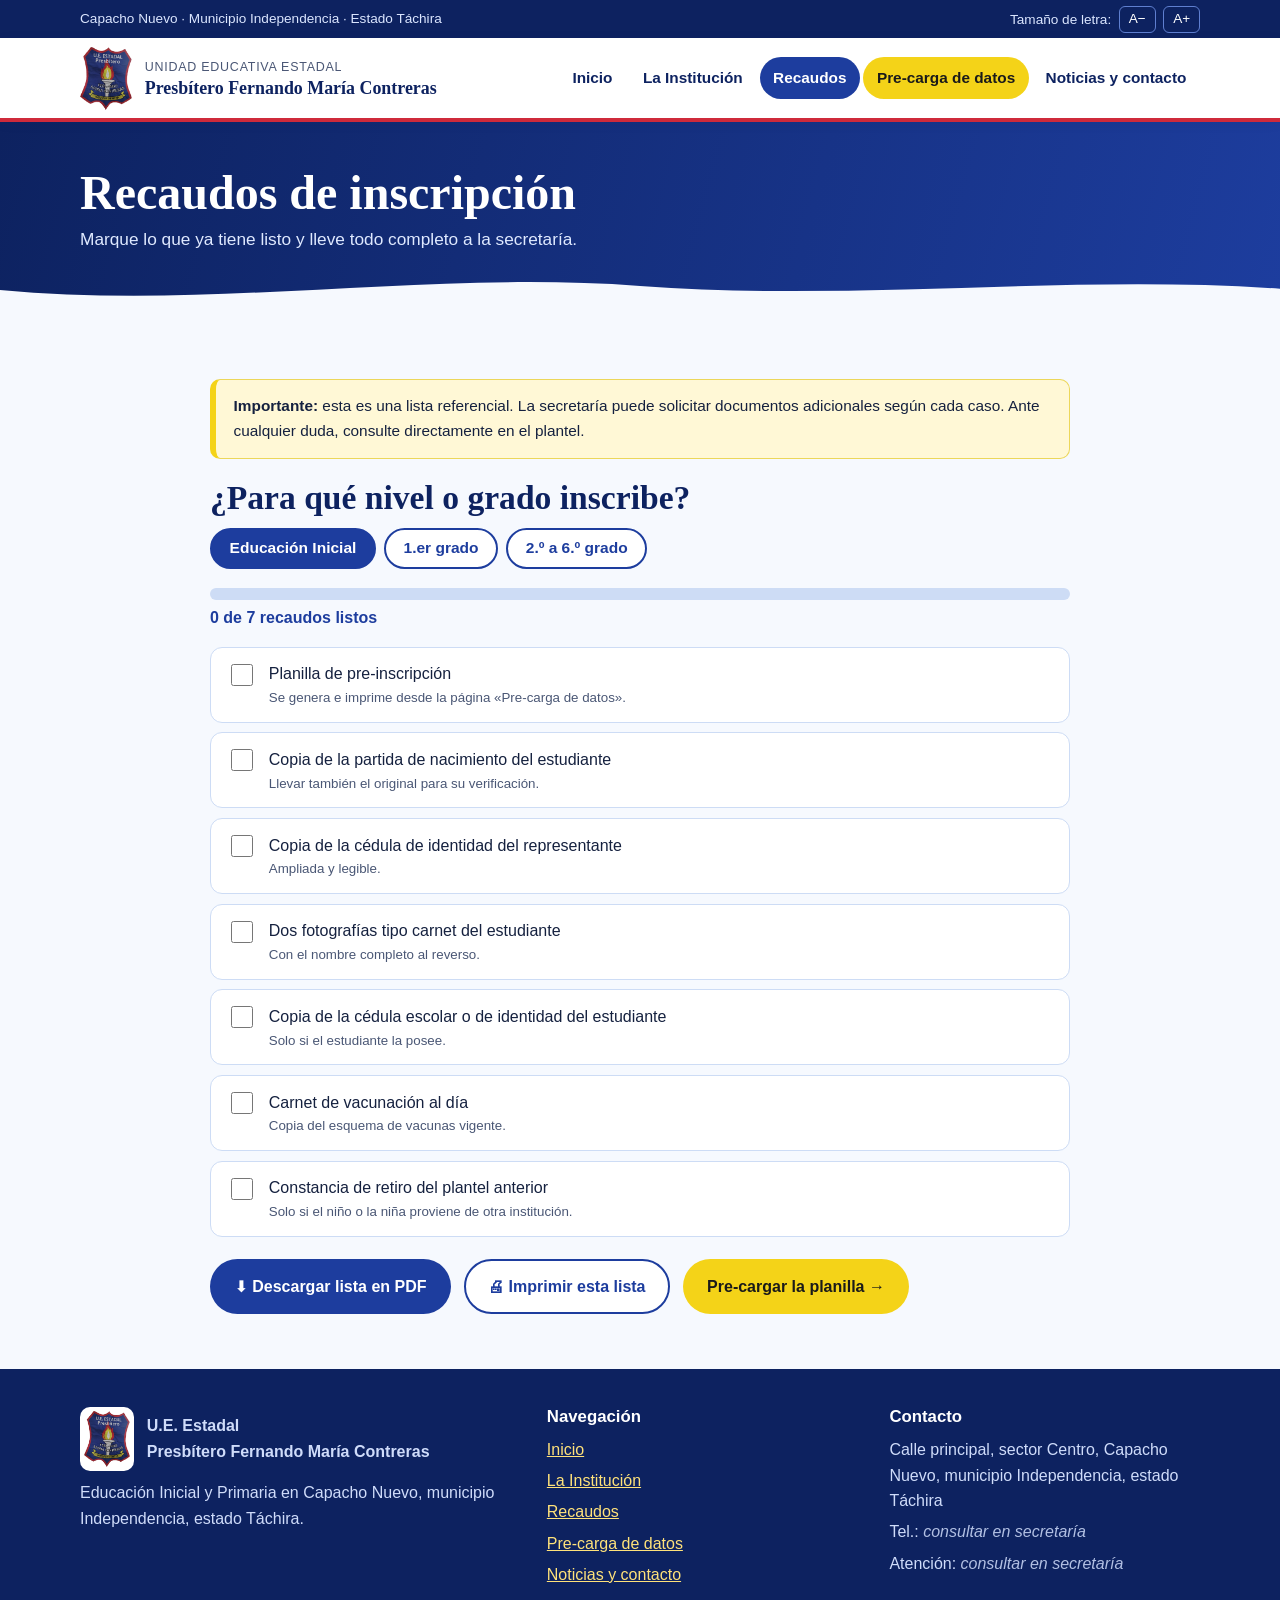
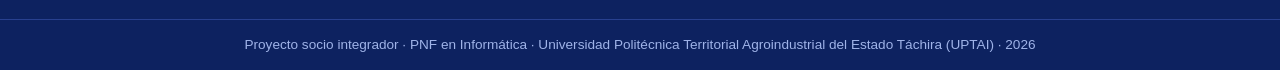
<file: recaudos.html>
<!DOCTYPE html>
<html lang="es">
<head>
<meta charset="utf-8">
<meta name="viewport" content="width=device-width, initial-scale=1">
<title>Recaudos de inscripción · U.E. Estadal Presbítero Fernando María Contreras</title>
<meta name="description" content="Lista de recaudos de inscripción por nivel y grado.">
<link rel="icon" type="image/png" href="img/favicon.png">
<link rel="stylesheet" href="css/estilos.css">
</head>
<body>
<a class="saltar" href="#contenido">Saltar al contenido</a>
<div class="franja no-imprimir"><div class="contenedor">
  <span>Capacho Nuevo · Municipio Independencia · Estado Táchira</span>
  <span class="tam" aria-label="Tamaño de letra">Tamaño de letra:
    <button type="button" id="letraMenos" aria-label="Disminuir letra">A−</button>
    <button type="button" id="letraMas" aria-label="Aumentar letra">A+</button></span>
</div></div>
<header class="cabecera no-imprimir"><div class="contenedor">
  <a class="marca" href="index.html" aria-label="Ir al inicio">
    <img src="img/escudo.png" alt="Escudo de la U.E. Estadal Presbítero Fernando María Contreras">
    <span><span class="t1">Unidad Educativa Estadal</span><span class="t2">Presbítero Fernando María Contreras</span></span>
  </a>
  <button class="menu-btn" id="menuBtn" aria-expanded="false" aria-controls="menuNav">☰ Menú</button>
  <nav class="principal" id="menuNav" aria-label="Principal"><ul><li><a href="index.html">Inicio</a></li><li><a href="institucion.html">La Institución</a></li><li><a href="recaudos.html" class="activo" aria-current="page">Recaudos</a></li><li><a href="precarga.html" class="destacado">Pre-carga de datos</a></li><li><a href="noticias.html">Noticias y contacto</a></li></ul></nav>
</div></header>
<main id="contenido">
<section class="heroe-int no-imprimir"><div class="contenedor"><h1>Recaudos de inscripción</h1><p>Marque lo que ya tiene listo y lleve todo completo a la secretaría.</p></div><div class="onda" aria-hidden="true"><svg viewBox="0 0 1440 54" preserveAspectRatio="none"><path d="M0,30 C240,60 480,0 720,24 C960,48 1200,6 1440,28 L1440,54 L0,54 Z" fill="#f6f9fe"/></svg></div></section>
<section class="bloque">
  <div class="contenedor" style="max-width:860px">
    <div class="aviso no-imprimir"><strong>Importante:</strong> esta es una lista referencial. La secretaría puede solicitar documentos adicionales según cada caso. Ante cualquier duda, consulte directamente en el plantel.</div>
    <h2>¿Para qué nivel o grado inscribe?</h2>
    <div class="pestanas no-imprimir" id="pestanas" role="tablist" aria-label="Nivel o grado"></div>
    <div class="progreso" aria-hidden="true"><div id="progresoBarra"></div></div>
    <p id="progresoTxt" aria-live="polite" style="font-weight:700;color:var(--azul)"></p>
    <ul class="check-lista" id="listaRecaudos"></ul>
    <div class="acciones no-imprimir">
      <button class="btn btn-azul" type="button" id="btnPDFLista">⬇ Descargar lista en PDF</button>
      <button class="btn btn-borde" type="button" id="btnImprimirLista">🖨 Imprimir esta lista</button>
      <a class="btn btn-amarillo" href="precarga.html">Pre-cargar la planilla →</a>
    </div>
  </div>
</section>

</main>
<footer class="pie no-imprimir">
  <div class="contenedor">
    <div>
      <div class="logo-pie"><img src="img/escudo.png" alt=""><strong>U.E. Estadal<br>Presbítero Fernando María Contreras</strong></div>
      <p>Educación Inicial y Primaria en Capacho Nuevo, municipio Independencia, estado Táchira.</p>
    </div>
    <div>
      <h3>Navegación</h3>
      <ul><li><a href="index.html">Inicio</a></li><li><a href="institucion.html">La Institución</a></li><li><a href="recaudos.html">Recaudos</a></li><li><a href="precarga.html">Pre-carga de datos</a></li><li><a href="noticias.html">Noticias y contacto</a></li></ul>
    </div>
    <div>
      <h3>Contacto</h3>
      <ul>
        <li><span data-cfg="direccion"></span></li>
        <li>Tel.: <span data-cfg="telefono" data-vacio="consultar en secretaría"></span></li>
        <li>Atención: <span data-cfg="horarioAtencion" data-vacio="consultar en secretaría"></span></li>
      </ul>
    </div>
  </div>
  <div class="final">Proyecto socio integrador · PNF en Informática · Universidad Politécnica Territorial Agroindustrial del Estado Táchira (UPTAI) · <span id="anioPie"></span></div>
</footer>
<script src="js/config.js"></script>
<script src="js/pdf-datos.js"></script>
<script src="js/pdf.js"></script>
<script src="js/app.js"></script>
</body>
</html>
</file>
<file: css/estilos.css>
/* ==========================================================
   Portal U.E. Estadal "Presbítero Fernando María Contreras"
   Colores tomados del escudo: azul, blanco, rojo y amarillo
   ========================================================== */
:root {
  --azul: #1d3d9e;
  --azul-osc: #0d2260;
  --azul-med: #3a62c9;
  --azul-claro: #e9f0fc;
  --azul-linea: #cddcf5;
  --rojo: #cf2a3b;
  --amarillo: #f4d318;
  --texto: #15213f;
  --texto-suave: #4a5775;
  --blanco: #ffffff;
  --fondo: #f6f9fe;
  --ok: #1a7f4b;
  --radio: 14px;
  --sombra: 0 6px 22px rgba(13, 34, 96, .10);
  --fuente: "Segoe UI", "Helvetica Neue", Arial, system-ui, sans-serif;
  --fuente-titulo: Georgia, "Times New Roman", serif;
}

*, *::before, *::after { box-sizing: border-box; }
html { font-size: 100%; scroll-behavior: smooth; }
body {
  margin: 0; font-family: var(--fuente); color: var(--texto);
  background: var(--fondo); line-height: 1.6; -webkit-text-size-adjust: 100%;
}
img { max-width: 100%; display: block; }
a { color: var(--azul); }
h1, h2, h3 { font-family: var(--fuente-titulo); color: var(--azul-osc); line-height: 1.2; margin: 0 0 .6rem; }
h1 { font-size: clamp(1.9rem, 4.6vw, 3rem); }
h2 { font-size: clamp(1.5rem, 3.2vw, 2.1rem); }
h3 { font-size: 1.2rem; }
p { margin: 0 0 1rem; }
:focus-visible { outline: 3px solid var(--amarillo); outline-offset: 2px; border-radius: 4px; }

.contenedor { width: min(1120px, 100% - 2rem); margin-inline: auto; }
.saltar { position: absolute; left: -999px; top: 0; background: var(--amarillo); color: #000; padding: .6rem 1rem; z-index: 100; }
.saltar:focus { left: 0; }

/* ---------- Cabecera ---------- */
.franja { background: var(--azul-osc); color: #dbe6ff; font-size: .85rem; }
.franja .contenedor { display: flex; justify-content: space-between; gap: 1rem; padding: .35rem 0; flex-wrap: wrap; align-items: center; }
.franja .tam button {
  background: transparent; color: #fff; border: 1px solid #5f7fd0; border-radius: 6px;
  padding: .1rem .55rem; margin-left: .25rem; cursor: pointer; font: inherit;
}
.franja .tam button:hover { background: #1d3d9e; }

.cabecera { background: var(--blanco); border-bottom: 4px solid var(--rojo); position: sticky; top: 0; z-index: 50; box-shadow: 0 2px 10px rgba(13,34,96,.08); }
.cabecera .contenedor { display: flex; align-items: center; justify-content: space-between; gap: 1rem; padding: .55rem 0; }
.marca { display: flex; align-items: center; gap: .8rem; text-decoration: none; color: var(--azul-osc); }
.marca img { width: 52px; height: auto; }
.marca .t1 { display: block; font-size: .78rem; letter-spacing: .06em; text-transform: uppercase; color: var(--texto-suave); }
.marca .t2 { display: block; font-family: var(--fuente-titulo); font-weight: bold; font-size: 1.12rem; line-height: 1.15; }

.menu-btn { display: none; background: var(--azul); color: #fff; border: 0; border-radius: 10px; padding: .55rem .8rem; font-size: 1rem; cursor: pointer; }
nav.principal ul { list-style: none; display: flex; gap: .2rem; margin: 0; padding: 0; }
nav.principal a {
  display: block; padding: .55rem .85rem; border-radius: 999px; text-decoration: none;
  color: var(--azul-osc); font-weight: 600; font-size: .96rem;
}
nav.principal a:hover { background: var(--azul-claro); }
nav.principal a.activo { background: var(--azul); color: #fff; }
nav.principal a.destacado { background: var(--amarillo); color: #1a1a1a; }
nav.principal a.destacado.activo { background: var(--azul); color: #fff; }

/* ---------- Héroe ---------- */
.heroe {
  position: relative; color: #fff; overflow: hidden;
  background:
    linear-gradient(105deg, rgba(10,28,84,.93) 0%, rgba(29,61,158,.84) 55%, rgba(29,61,158,.55) 100%),
    url("../img/salon.jpg") center/cover no-repeat;
}
.heroe .contenedor { display: grid; grid-template-columns: 1.4fr .8fr; gap: 2rem; align-items: center; padding: 3.6rem 0 5.5rem; }
.heroe h1 { color: #fff; }
.heroe .etiqueta { display: inline-block; background: rgba(255,255,255,.14); border: 1px solid rgba(255,255,255,.35); padding: .25rem .8rem; border-radius: 999px; font-size: .85rem; margin-bottom: 1rem; }
.heroe p.lead { font-size: 1.18rem; max-width: 40rem; color: #e3ecff; }
.heroe .escudo-wrap { justify-self: center; background: rgba(255,255,255,.95); border-radius: 24px; padding: 1.1rem 1.4rem; box-shadow: 0 14px 40px rgba(0,0,0,.35); transform: rotate(2deg); }
.heroe .escudo-wrap img { width: min(250px, 60vw); }
.onda { position: absolute; left: 0; right: 0; bottom: -1px; line-height: 0; }
.onda svg { width: 100%; height: 54px; display: block; }

.heroe-int { background: linear-gradient(105deg, var(--azul-osc), var(--azul)); color: #fff; padding: 2.6rem 0 3.2rem; position: relative; }
.heroe-int h1 { color: #fff; margin-bottom: .3rem; }
.heroe-int p { color: #dfe9ff; margin: 0; max-width: 46rem; font-size: 1.08rem; }
.heroe-int .onda svg { height: 36px; }

/* ---------- Botones ---------- */
.btn {
  display: inline-flex; align-items: center; gap: .5rem; padding: .8rem 1.4rem; border-radius: 999px;
  font-weight: 700; text-decoration: none; border: 2px solid transparent; cursor: pointer; font-family: var(--fuente); font-size: 1rem;
  transition: transform .12s ease, box-shadow .12s ease, background .12s ease;
}
.btn:hover { transform: translateY(-2px); box-shadow: 0 8px 18px rgba(0,0,0,.18); }
.btn-amarillo { background: var(--amarillo); color: #1a1a1a; }
.btn-blanco { background: transparent; color: #fff; border-color: #fff; }
.btn-azul { background: var(--azul); color: #fff; }
.btn-azul:hover { background: var(--azul-osc); }
.btn-borde { background: #fff; color: var(--azul); border-color: var(--azul); }
.btn-rojo { background: var(--rojo); color: #fff; }
.btn[disabled] { opacity: .45; cursor: not-allowed; transform: none; box-shadow: none; }
.acciones { display: flex; flex-wrap: wrap; gap: .8rem; margin-top: 1.4rem; }

/* ---------- Secciones y tarjetas ---------- */
section.bloque { padding: 3.4rem 0; }
section.bloque.blanco { background: var(--blanco); }
.titulo-sec { text-align: center; max-width: 44rem; margin: 0 auto 2.2rem; }
.titulo-sec .sobre { color: var(--rojo); font-weight: 700; letter-spacing: .1em; text-transform: uppercase; font-size: .8rem; }
.titulo-sec p { color: var(--texto-suave); }

.rejilla { display: grid; gap: 1.3rem; }
.g2 { grid-template-columns: repeat(2, 1fr); }
.g3 { grid-template-columns: repeat(3, 1fr); }
.g4 { grid-template-columns: repeat(4, 1fr); }

.tarjeta { background: #fff; border: 1px solid var(--azul-linea); border-radius: var(--radio); padding: 1.5rem; box-shadow: var(--sombra); }
a.tarjeta { text-decoration: none; color: inherit; transition: transform .15s ease, border-color .15s ease; display: block; }
a.tarjeta:hover { transform: translateY(-4px); border-color: var(--azul-med); }
.tarjeta .icono { width: 54px; height: 54px; border-radius: 14px; display: grid; place-items: center; background: var(--azul-claro); color: var(--azul); margin-bottom: 1rem; }
.tarjeta .icono svg { width: 28px; height: 28px; }
.tarjeta h3 { margin-bottom: .4rem; }
.tarjeta p { color: var(--texto-suave); margin: 0; }
.tarjeta .mas { display: inline-block; margin-top: .8rem; font-weight: 700; color: var(--azul); }

.pasos { counter-reset: paso; }
.paso-tarjeta { position: relative; padding-top: 2.4rem; }
.paso-tarjeta::before {
  counter-increment: paso; content: counter(paso);
  position: absolute; top: -18px; left: 1.4rem; width: 40px; height: 40px; border-radius: 50%;
  background: var(--rojo); color: #fff; font-weight: 800; display: grid; place-items: center; font-size: 1.2rem;
  box-shadow: 0 4px 10px rgba(207,42,59,.4);
}

.cifras { display: grid; grid-template-columns: repeat(4, 1fr); gap: 1rem; margin-top: -2.6rem; position: relative; z-index: 2; }
.cifra { background: #fff; border-radius: var(--radio); box-shadow: var(--sombra); border-bottom: 5px solid var(--amarillo); padding: 1.1rem; text-align: center; }
.cifra b { display: block; font-family: var(--fuente-titulo); font-size: 1.5rem; color: var(--azul); }
.cifra span { color: var(--texto-suave); font-size: .92rem; }

.dos-col { display: grid; grid-template-columns: 1fr 1fr; gap: 2.4rem; align-items: center; }
.foto { border-radius: 20px; overflow: hidden; box-shadow: 0 14px 34px rgba(13,34,96,.22); border: 6px solid #fff; }
.foto img { width: 100%; height: 100%; object-fit: cover; }
.foto figcaption { background: var(--azul-osc); color: #dbe6ff; font-size: .85rem; padding: .5rem .9rem; }
figure { margin: 0; }

.aviso { background: #fff8d6; border: 1px solid #ecd75a; border-left: 6px solid var(--amarillo); border-radius: 10px; padding: .9rem 1.1rem; margin: 1.2rem 0; font-size: .96rem; }
.aviso.azul { background: var(--azul-claro); border-color: var(--azul-linea); border-left-color: var(--azul); }

.lista-chulo { list-style: none; padding: 0; margin: 0; }
.lista-chulo li { padding: .5rem 0 .5rem 2rem; position: relative; border-bottom: 1px dashed var(--azul-linea); }
.lista-chulo li::before { content: "✔"; position: absolute; left: 0; top: .5rem; color: var(--ok); font-weight: 900; }

/* ---------- Recaudos interactivos ---------- */
.pestanas { display: flex; flex-wrap: wrap; gap: .5rem; margin-bottom: 1.2rem; }
.pestanas button {
  padding: .6rem 1.1rem; border-radius: 999px; border: 2px solid var(--azul); background: #fff; color: var(--azul);
  font-weight: 700; cursor: pointer; font-family: var(--fuente); font-size: .97rem;
}
.pestanas button[aria-selected="true"] { background: var(--azul); color: #fff; }
.progreso { background: var(--azul-linea); border-radius: 999px; height: 12px; overflow: hidden; margin: .5rem 0 .3rem; }
.progreso div { height: 100%; width: 0; background: linear-gradient(90deg, var(--azul-med), var(--ok)); transition: width .25s ease; }
.check-lista { list-style: none; padding: 0; margin: 1rem 0; }
.check-lista li { margin-bottom: .6rem; }
.check-lista label { display: flex; gap: .8rem; align-items: flex-start; background: #fff; border: 1px solid var(--azul-linea); padding: .85rem 1rem; border-radius: 12px; cursor: pointer; }
.check-lista input { width: 22px; height: 22px; margin-top: .15rem; accent-color: var(--ok); flex: none; }
.check-lista li.hecho label { background: #ecf8f1; border-color: #a9dcc0; }
.check-lista li.hecho span { text-decoration: line-through; color: var(--texto-suave); }
.check-lista small { display: block; color: var(--texto-suave); }

/* ---------- Formulario ---------- */
.indicador { display: flex; gap: .4rem; margin-bottom: 1.4rem; counter-reset: ind; }
.indicador li { list-style: none; flex: 1; text-align: center; font-size: .85rem; color: var(--texto-suave); position: relative; padding-top: 2.5rem; }
.indicador li::before {
  counter-increment: ind; content: counter(ind); position: absolute; top: 0; left: 50%; transform: translateX(-50%);
  width: 36px; height: 36px; border-radius: 50%; background: var(--azul-linea); color: var(--azul-osc);
  display: grid; place-items: center; font-weight: 800;
}
.indicador li.activo { color: var(--azul-osc); font-weight: 700; }
.indicador li.activo::before { background: var(--azul); color: #fff; }
.indicador li.listo::before { background: var(--ok); color: #fff; content: "✔"; }
.indicador { padding: 0; }

fieldset.paso { border: 0; padding: 0; margin: 0; display: none; }
fieldset.paso.visible { display: block; }
fieldset.paso legend { font-family: var(--fuente-titulo); font-size: 1.4rem; color: var(--azul-osc); margin-bottom: 1rem; padding: 0; }
.campos { display: grid; grid-template-columns: repeat(2, 1fr); gap: 1rem 1.2rem; }
.campo { display: flex; flex-direction: column; }
.campo.ancho { grid-column: 1 / -1; }
.campo label { font-weight: 700; margin-bottom: .3rem; font-size: .95rem; }
.campo label .req { color: var(--rojo); }
.campo input, .campo select, .campo textarea {
  font: inherit; padding: .7rem .85rem; border: 2px solid var(--azul-linea); border-radius: 10px; background: #fff; color: var(--texto);
}
.campo input:focus, .campo select:focus, .campo textarea:focus { border-color: var(--azul); outline: none; box-shadow: 0 0 0 3px rgba(58,98,201,.25); }
.campo .ayuda { font-size: .82rem; color: var(--texto-suave); margin-top: .25rem; }
.campo .error { color: var(--rojo); font-size: .86rem; min-height: 1.1em; margin-top: .2rem; font-weight: 600; }
.campo.malo input, .campo.malo select, .campo.malo textarea { border-color: var(--rojo); background: #fff5f6; }
.nav-pasos { display: flex; justify-content: space-between; gap: .8rem; margin-top: 1.6rem; flex-wrap: wrap; }

.resumen dl { display: grid; grid-template-columns: 220px 1fr; gap: .4rem 1rem; margin: 0 0 1.2rem; }
.resumen dt { font-weight: 700; color: var(--azul-osc); }
.resumen dd { margin: 0; }
.resumen h3 { border-bottom: 2px solid var(--azul-linea); padding-bottom: .3rem; margin-top: 1.2rem; }

/* ---------- Planilla imprimible ---------- */
#planillaWrap { display: none; }
#planillaWrap.visible { display: block; }
.planilla {
  background: #fff; color: #000; max-width: 820px; margin: 0 auto; padding: 28px 34px;
  border: 1px solid #999; font-family: Arial, Helvetica, sans-serif; font-size: 13px; line-height: 1.4;
}
.planilla header { display: flex; align-items: center; gap: 16px; border-bottom: 3px double #0d2260; padding-bottom: 10px; margin-bottom: 10px; }
.planilla header img { width: 70px; }
.planilla header .enc { flex: 1; text-align: center; font-size: 12px; text-transform: uppercase; line-height: 1.35; }
.planilla header .enc strong { font-size: 13px; }
.planilla h2.tit { text-align: center; font-family: Arial, sans-serif; font-size: 16px; margin: 8px 0 2px; color: #0d2260; text-transform: uppercase; }
.planilla .sub { text-align: center; margin-bottom: 8px; }
.planilla .folio { text-align: right; font-size: 12px; }
.planilla table { width: 100%; border-collapse: collapse; margin-bottom: 8px; }
.planilla th, .planilla td { border: 1px solid #555; padding: 4px 7px; text-align: left; vertical-align: top; }
.planilla th { background: #e4ebf8; width: 26%; font-weight: bold; }
.planilla td { width: 24%; }
.planilla .sec { background: #0d2260; color: #fff; padding: 3px 8px; font-weight: bold; margin: 8px 0 0; text-transform: uppercase; font-size: 12px; }
.planilla ul.rec { columns: 2; margin: 6px 0; padding-left: 0; list-style: none; }
.planilla ul.rec li { margin-bottom: 3px; break-inside: avoid; }
.planilla ul.rec li::before { content: "\2610  "; }
.planilla .firmas { display: grid; grid-template-columns: repeat(3, 1fr); gap: 20px; margin-top: 38px; text-align: center; font-size: 12px; }
.planilla .firmas div { border-top: 1px solid #000; padding-top: 4px; }
.planilla .nota { font-size: 11px; margin-top: 14px; border: 1px solid #999; padding: 6px 8px; background: #f5f5f5; }

/* ---------- Noticias ---------- */
.noticia { border-left: 5px solid var(--rojo); }
.noticia time { color: var(--rojo); font-weight: 700; font-size: .85rem; }
.cron { list-style: none; padding: 0; margin: 0; }
.cron li { display: flex; gap: 1rem; padding: .7rem 0; border-bottom: 1px dashed var(--azul-linea); }
.cron .f { min-width: 120px; font-weight: 700; color: var(--azul); }
.vacio { color: var(--texto-suave); font-style: italic; }

/* ---------- Pie ---------- */
.pie { background: var(--azul-osc); color: #cfdcfa; margin-top: 0; }
.pie .contenedor { display: grid; grid-template-columns: 1.4fr 1fr 1fr; gap: 2rem; padding: 2.4rem 0 1.6rem; }
.pie h3 { color: #fff; font-size: 1.05rem; font-family: var(--fuente); }
.pie a { color: #ffe27a; }
.pie ul { list-style: none; margin: 0; padding: 0; }
.pie li { margin-bottom: .35rem; }
.pie .logo-pie { display: flex; gap: .8rem; align-items: center; margin-bottom: .6rem; }
.pie .logo-pie img { width: 54px; background: #fff; border-radius: 10px; padding: 4px; }
.pie .final { border-top: 1px solid #28408f; text-align: center; padding: .9rem 1rem; font-size: .85rem; color: #9fb3e8; }

/* ---------- Adaptación a pantallas pequeñas ---------- */
@media (max-width: 900px) {
  .heroe .contenedor, .dos-col { grid-template-columns: 1fr; }
  .heroe .escudo-wrap { order: -1; transform: none; justify-self: start; }
  .heroe .escudo-wrap img { width: 130px; }
  .g3, .g4, .cifras { grid-template-columns: repeat(2, 1fr); }
  .pie .contenedor { grid-template-columns: 1fr; }
  .menu-btn { display: block; }
  nav.principal { display: none; position: absolute; left: 0; right: 0; top: 100%; background: #fff; border-bottom: 4px solid var(--rojo); box-shadow: 0 10px 20px rgba(0,0,0,.12); }
  nav.principal.abierto { display: block; }
  nav.principal ul { flex-direction: column; padding: .6rem 1rem 1rem; }
  nav.principal a { border-radius: 10px; }
}
@media (max-width: 600px) {
  .g2, .g3, .g4, .cifras, .campos { grid-template-columns: 1fr; }
  .resumen dl { grid-template-columns: 1fr; }
  .resumen dt { margin-top: .5rem; }
  .indicador li { font-size: .7rem; }
  .marca .t2 { font-size: .98rem; }
  .marca .t1 { display: none; }
  .heroe .contenedor { padding: 2.2rem 0 4.4rem; }
}

/* ---------- Impresión ---------- */
@media print {
  @page { size: letter; margin: 9mm 12mm; }
  body { background: #fff; }
  .franja, .cabecera, .pie, .heroe-int, .no-imprimir, .saltar, .aviso { display: none !important; }
  .sin-imprimir-planilla { display: none !important; }
  #planillaWrap { display: block !important; }
  .planilla { border: 0; padding: 0; max-width: none; font-size: 12px; line-height: 1.3; }
  .planilla th, .planilla td { padding: 3px 6px; }
  .planilla .firmas { margin-top: 26px; }
  .planilla .nota { margin-top: 8px; }
  .planilla header img { width: 58px; }
  body.imprimir-pagina .no-imprimir { display: none !important; }
  .check-lista label { border: 1px solid #999; }
}

.planilla td { text-transform: uppercase; }
.planilla td span[data-f="repCorreo"] { text-transform: none; }
.campo .error:empty { min-height: 0; }
.pie .vacio { color: #cfdcfa; opacity: .85; }
</file>
